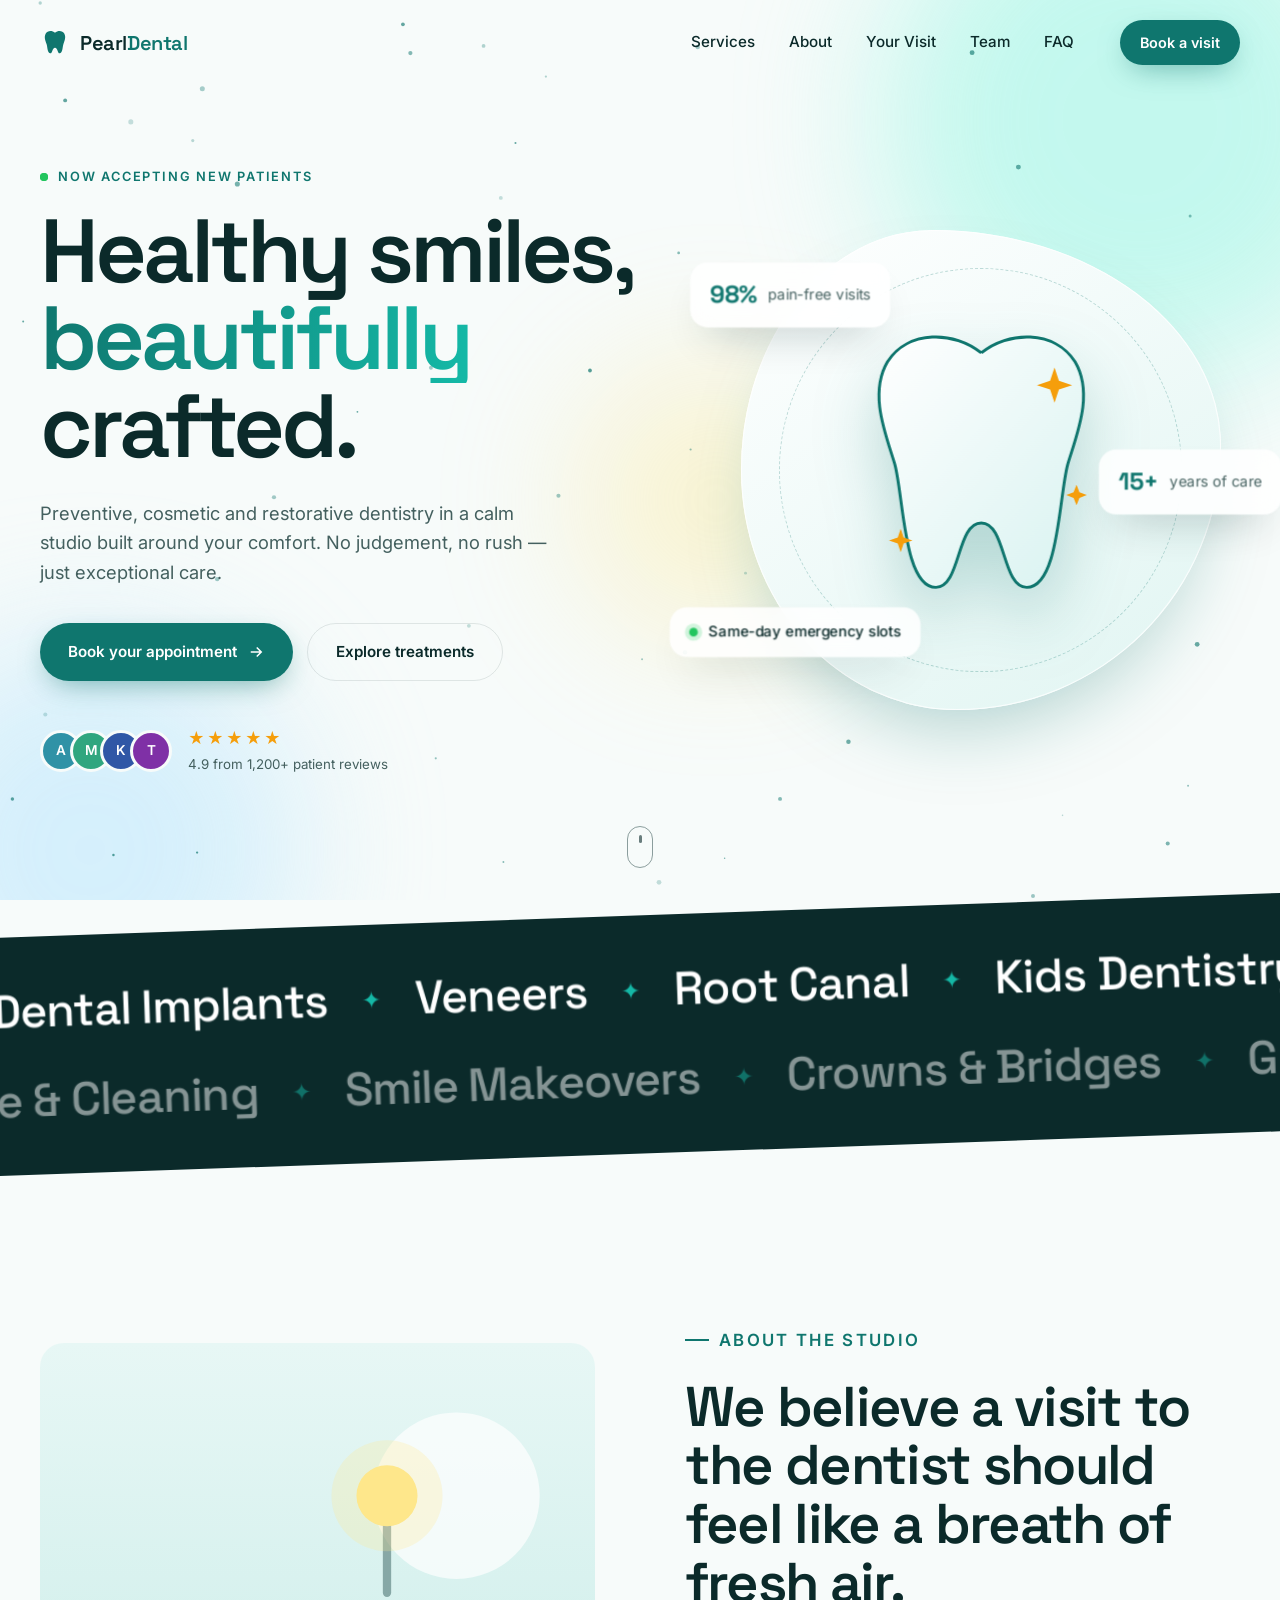
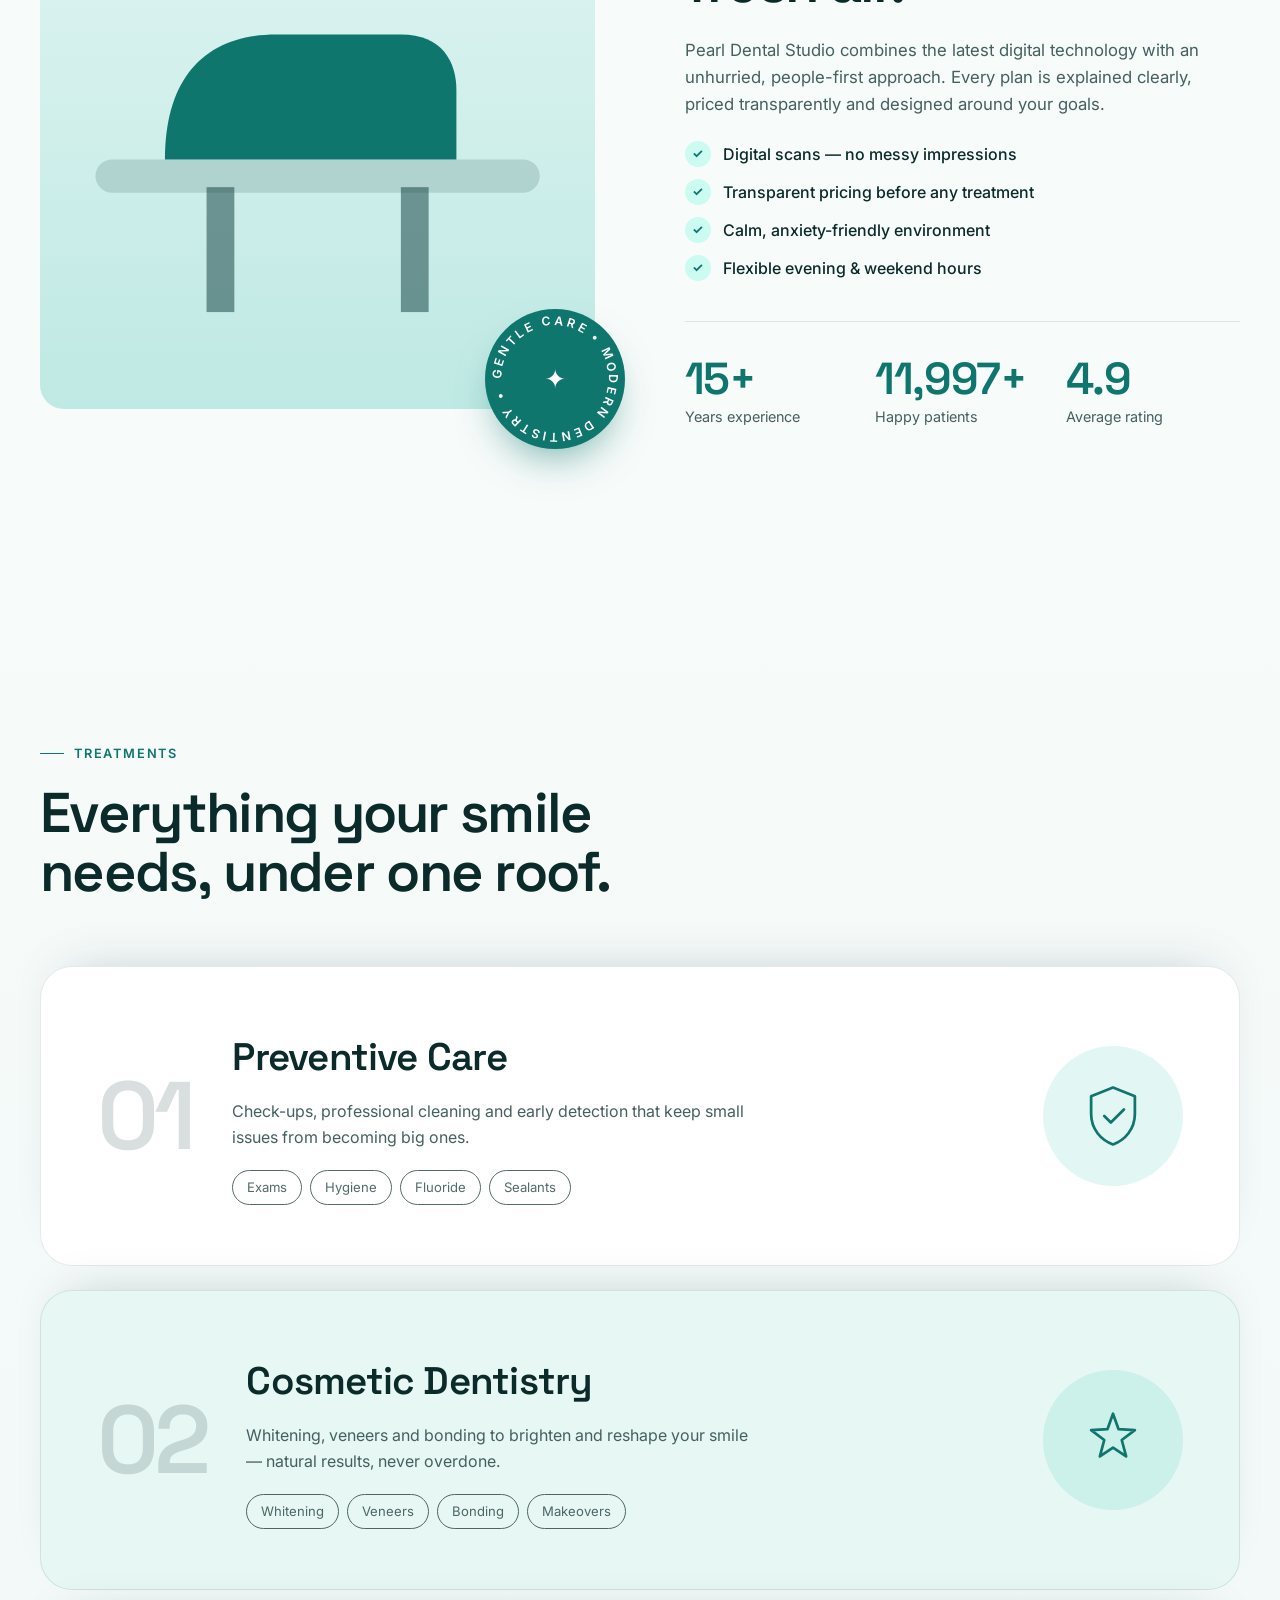
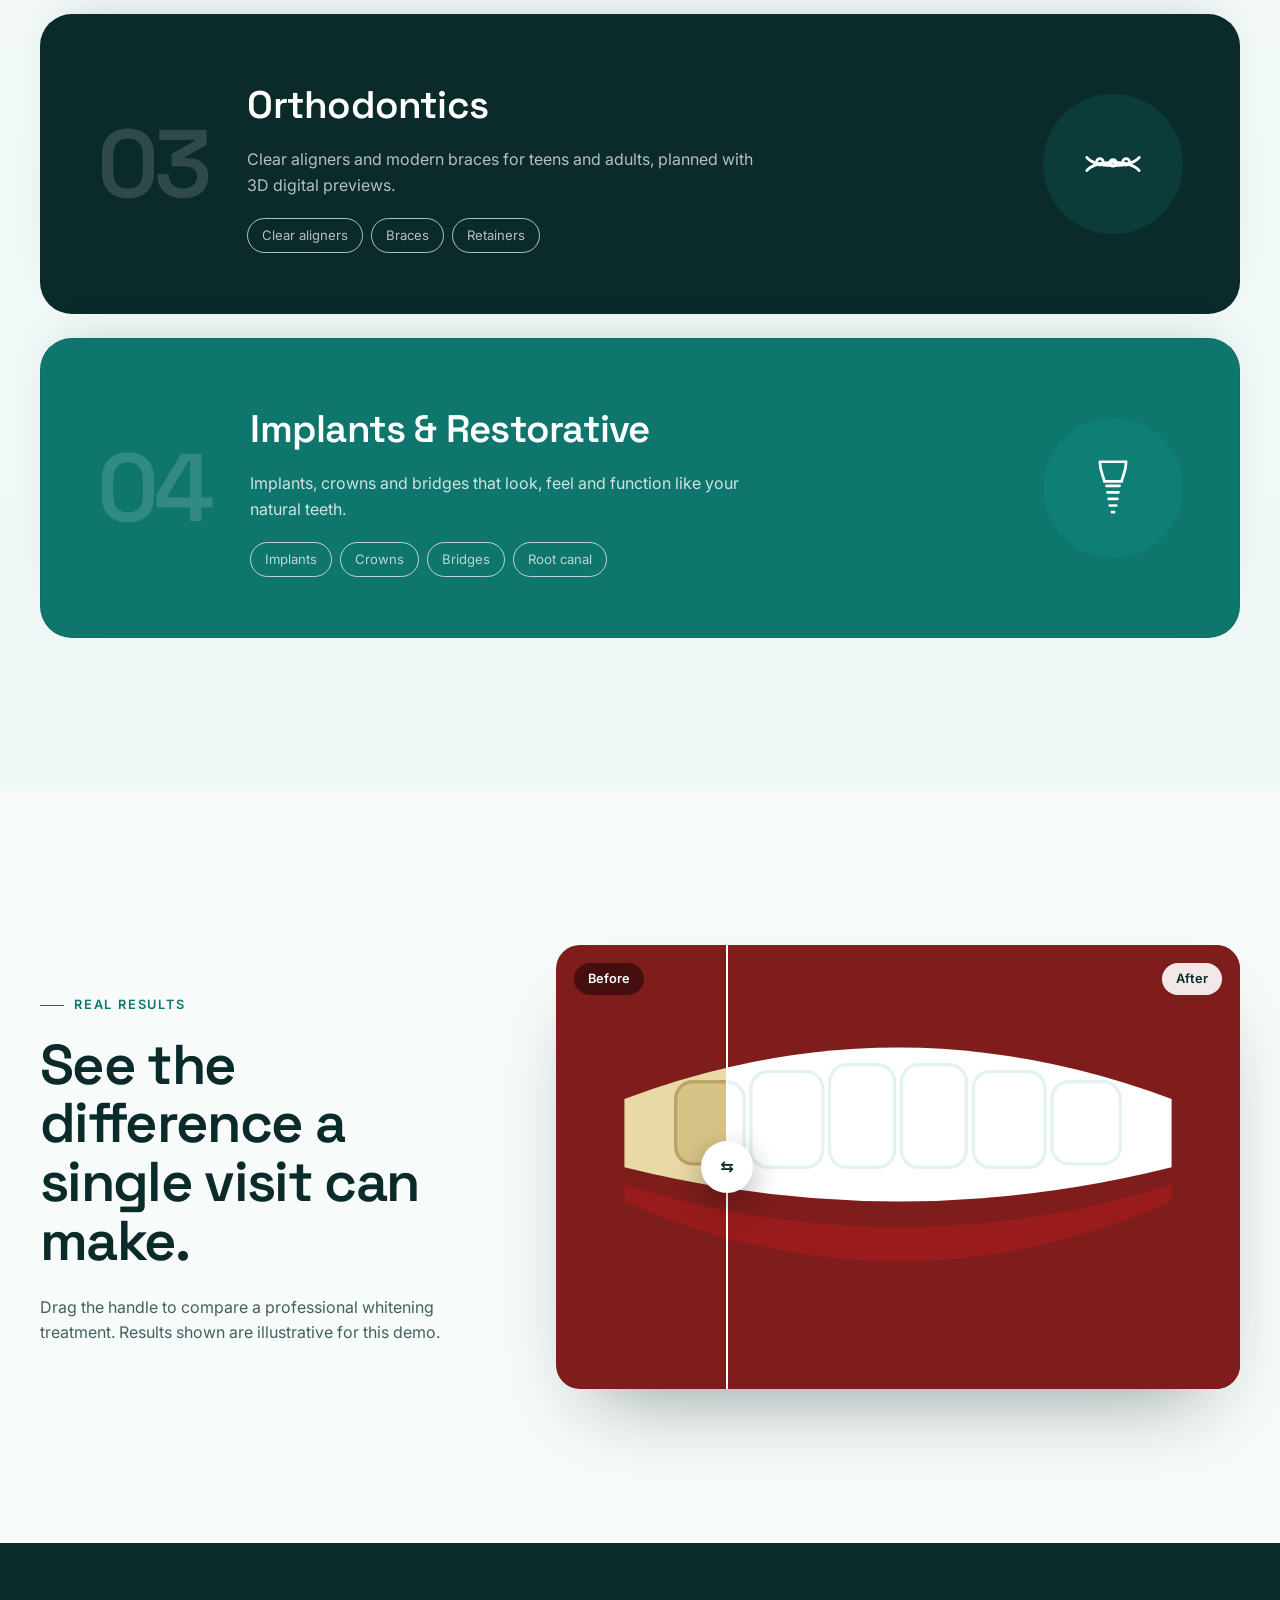
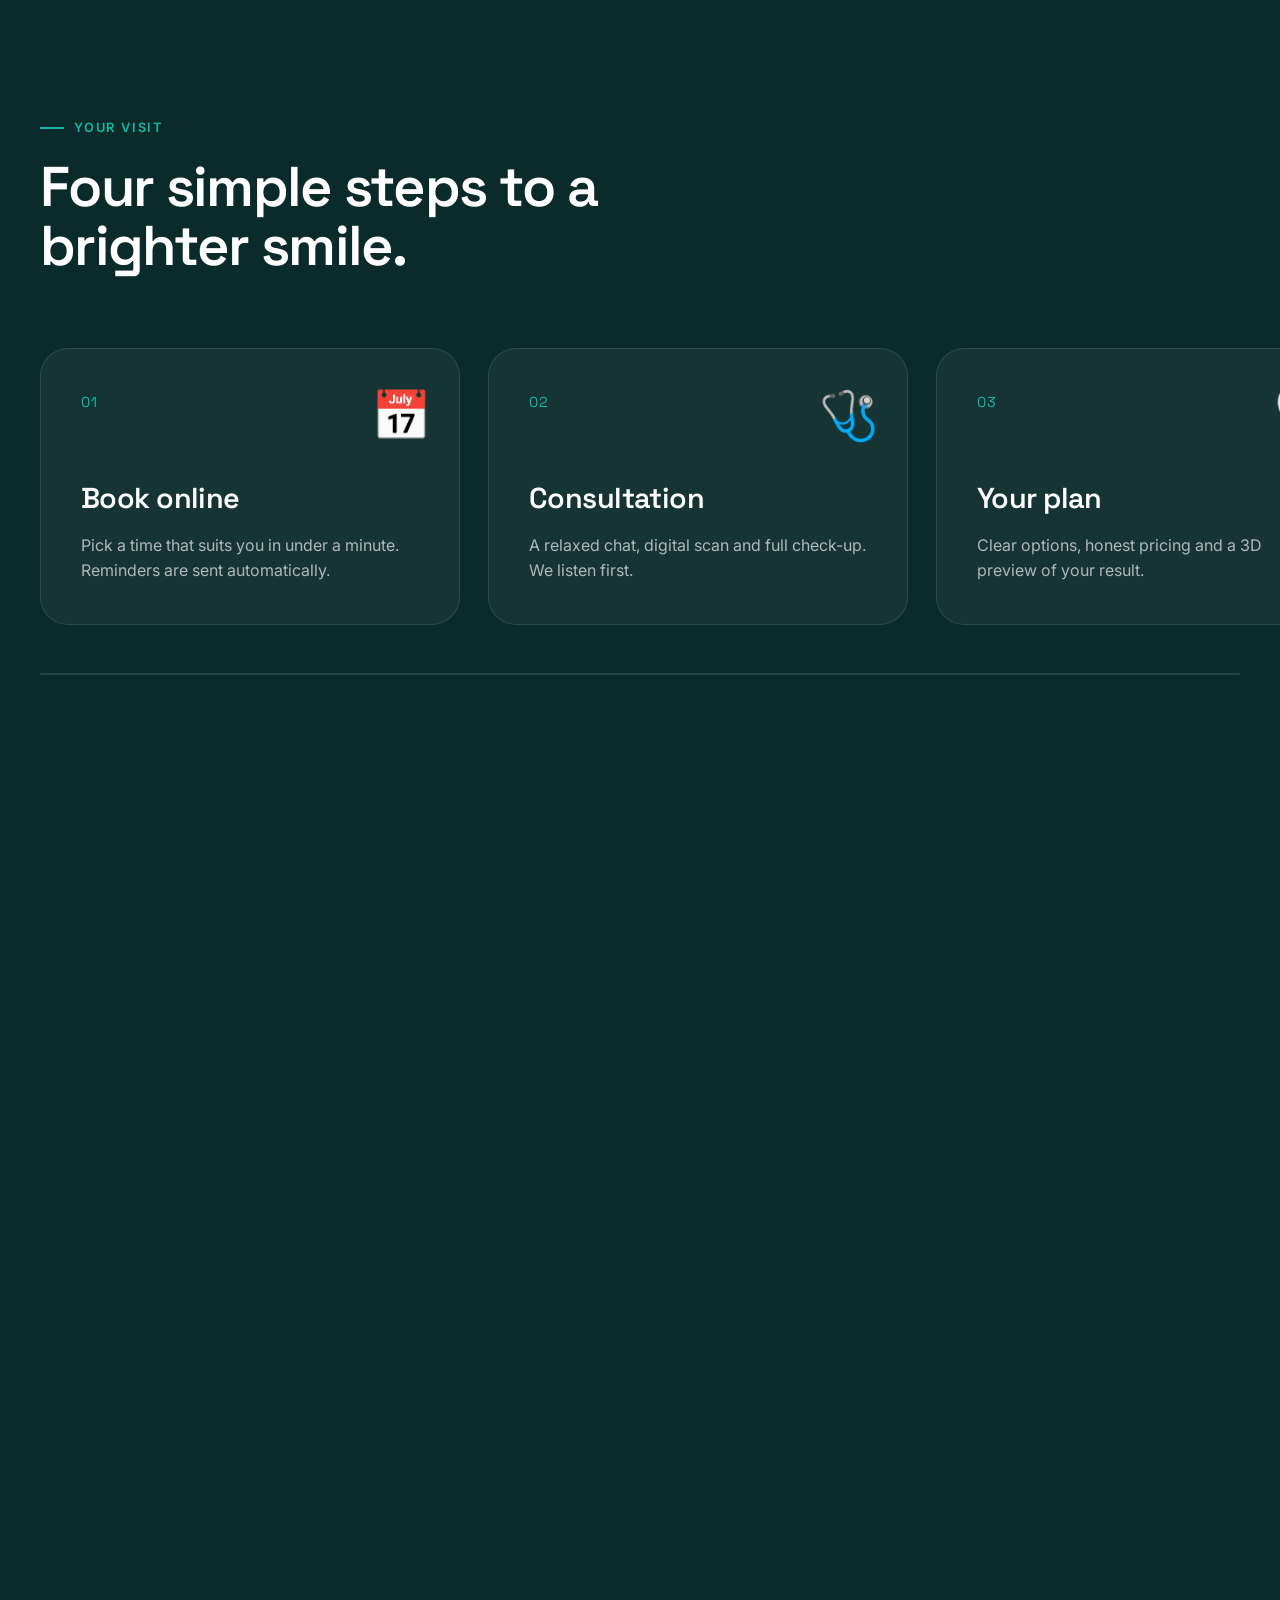
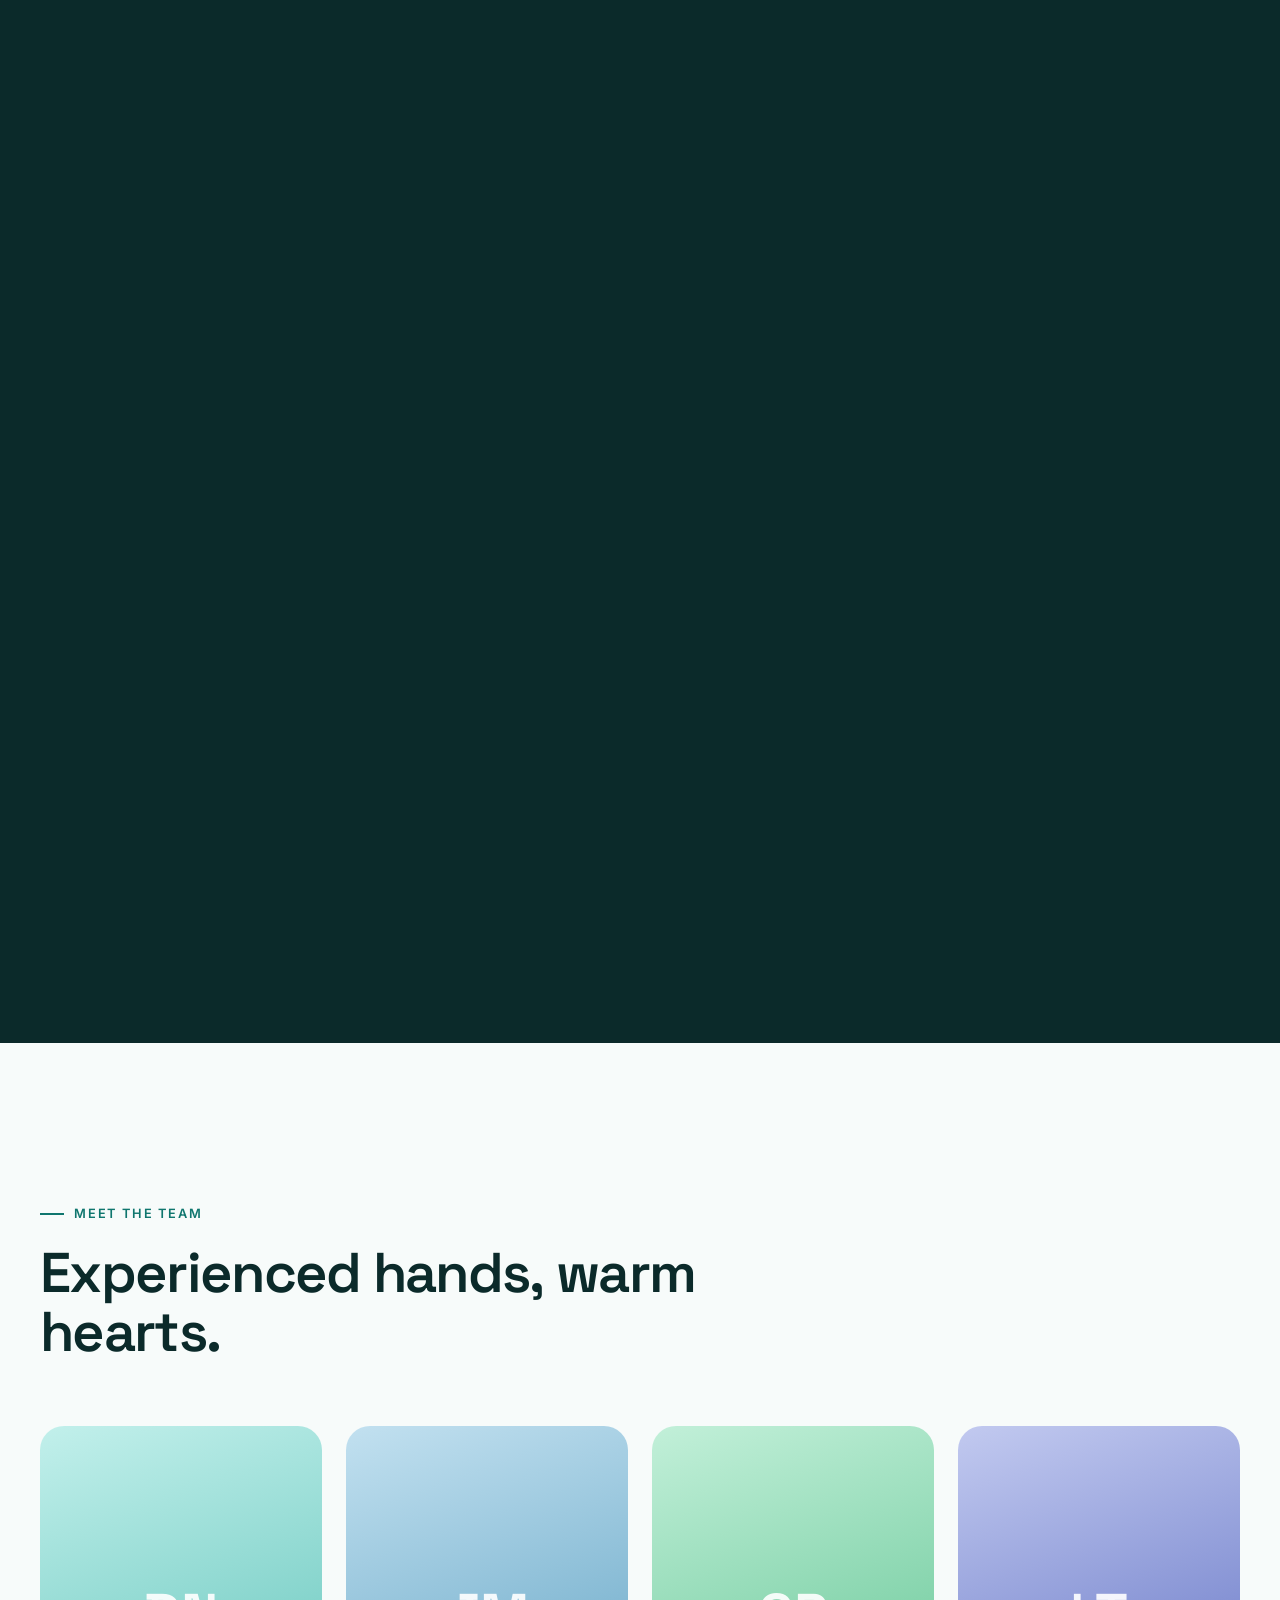
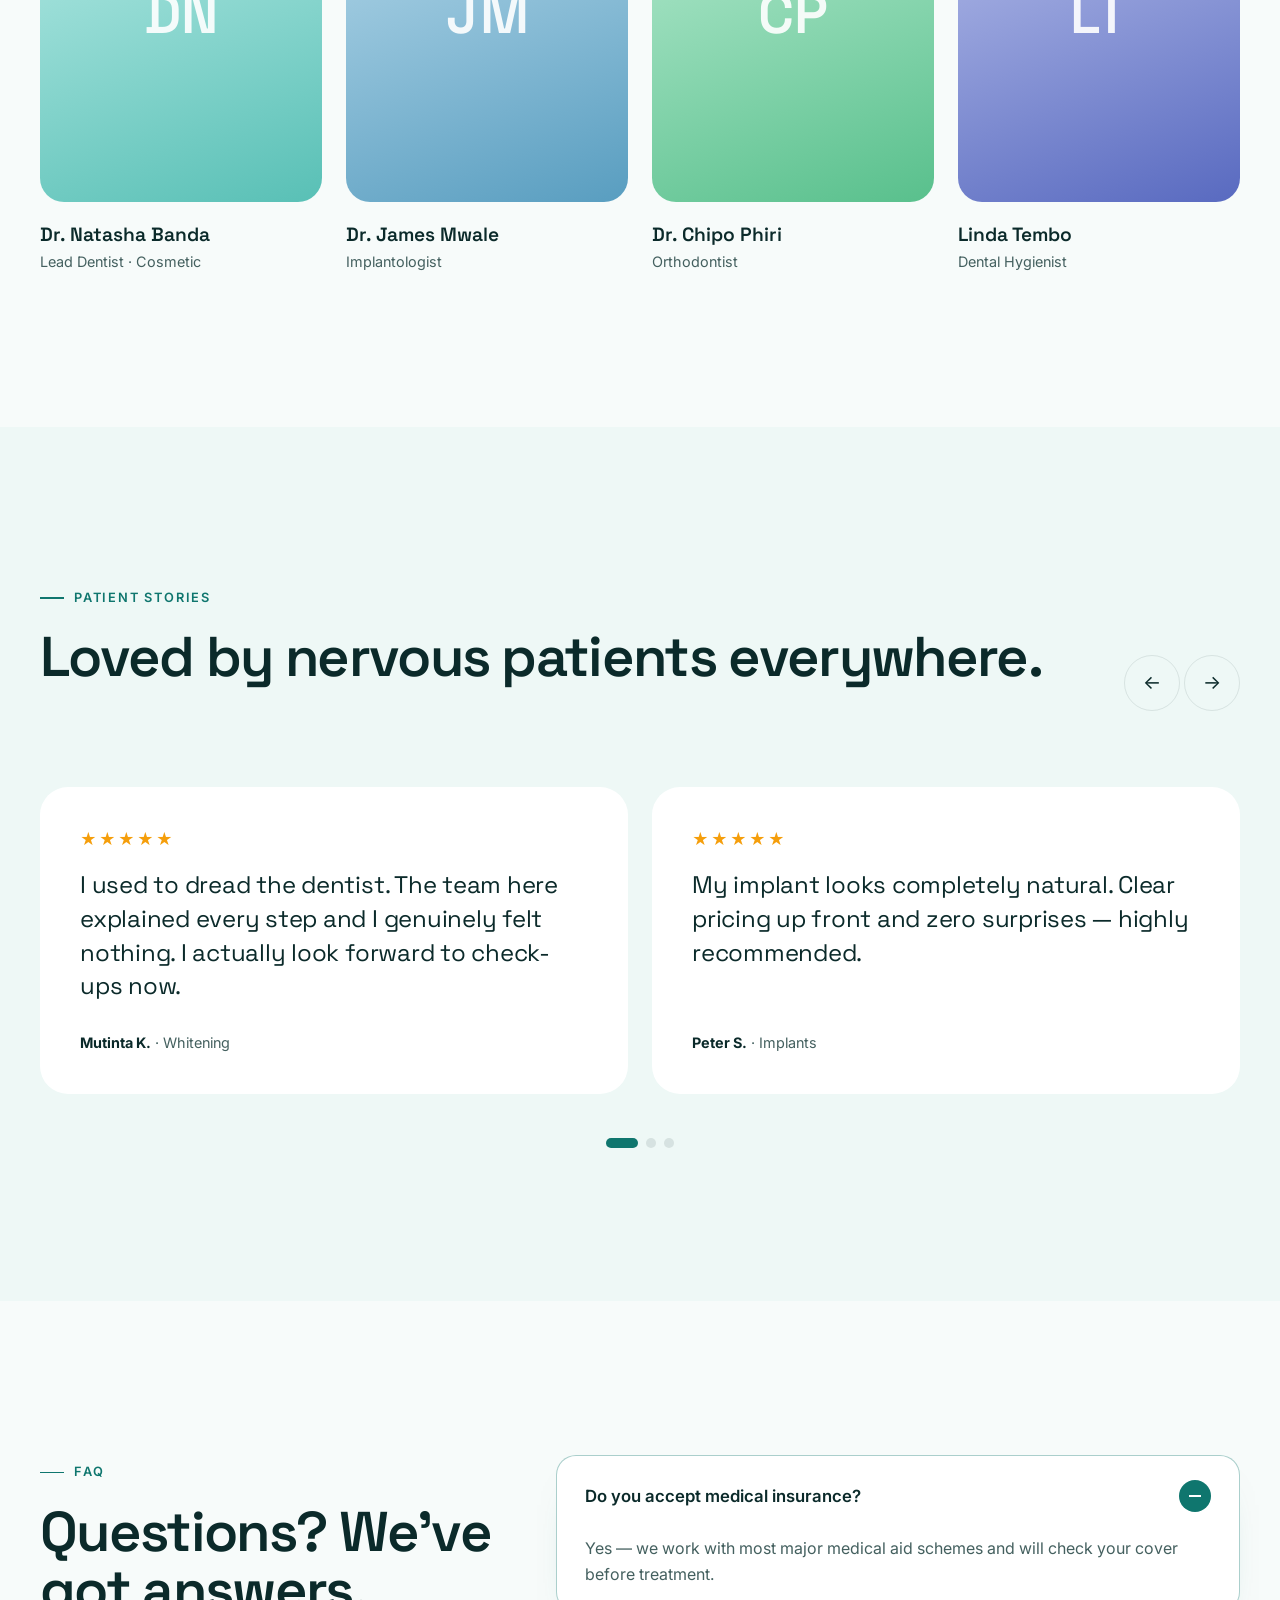
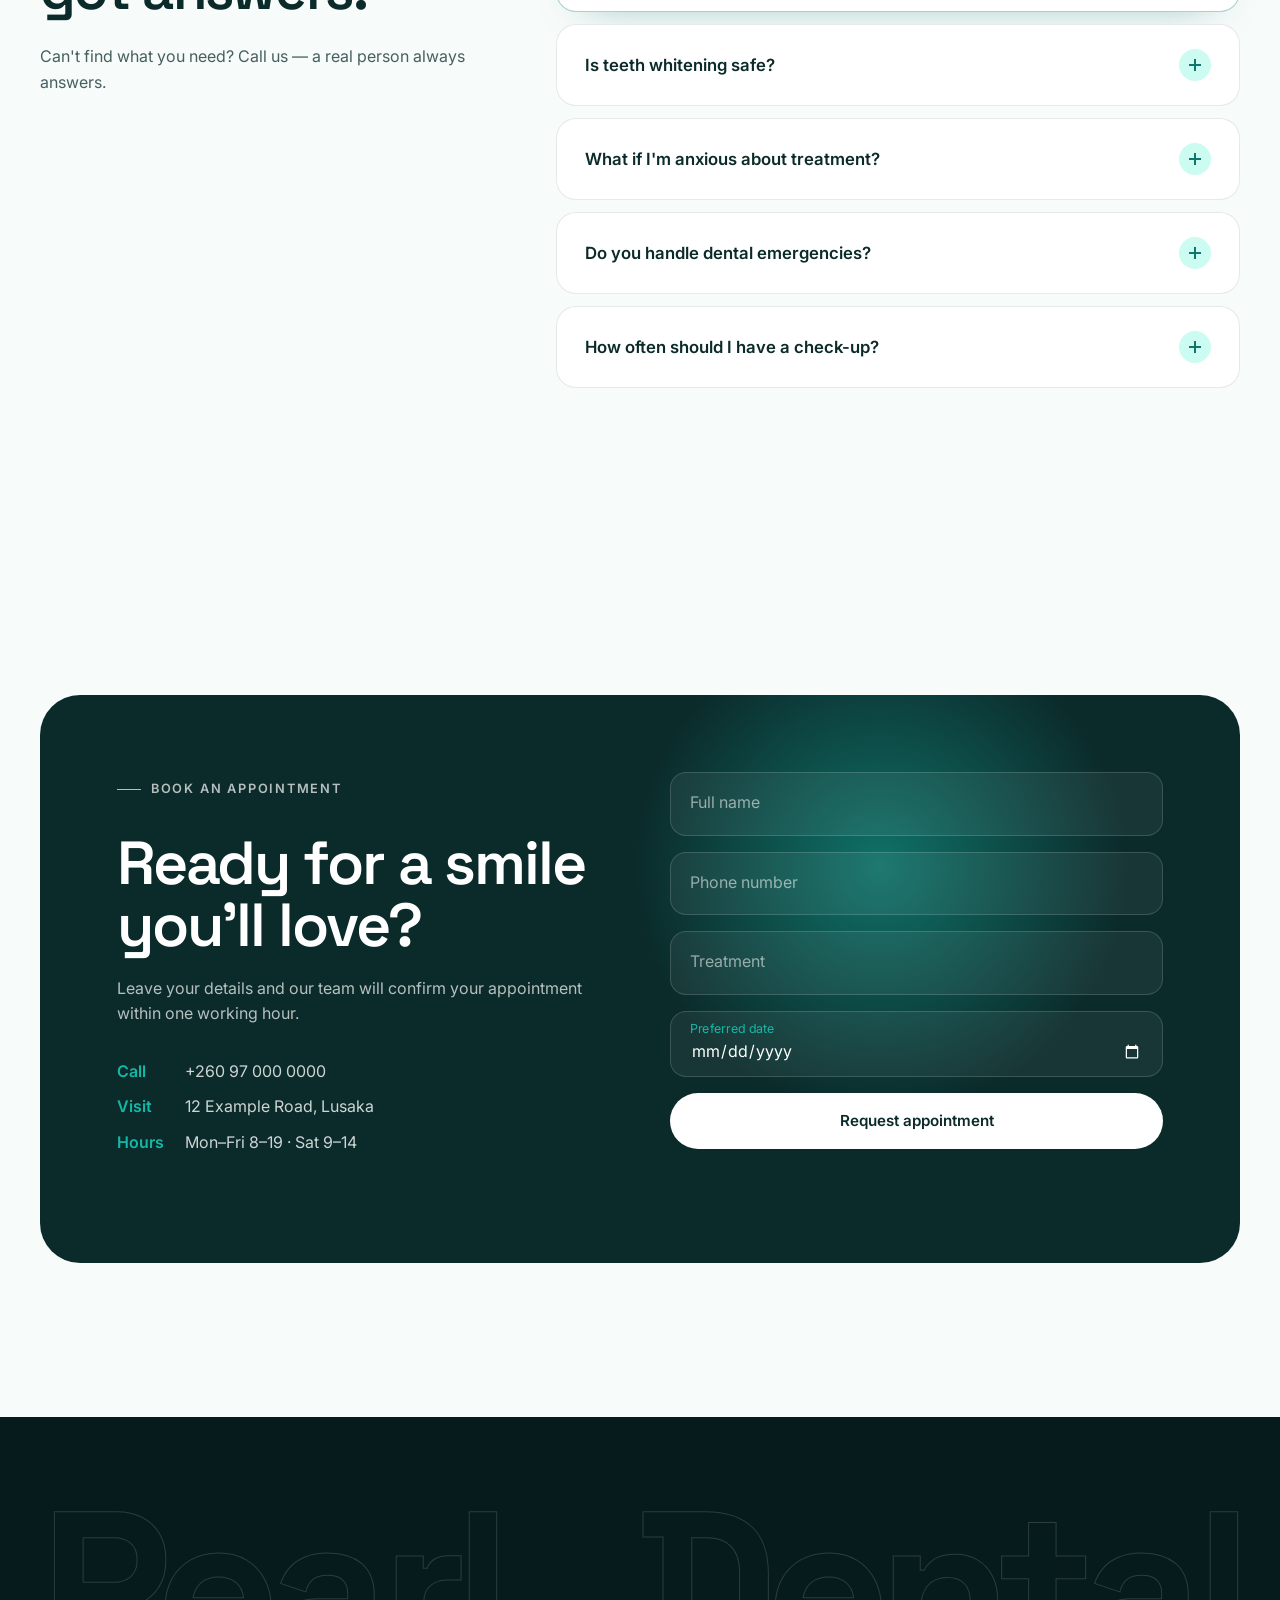
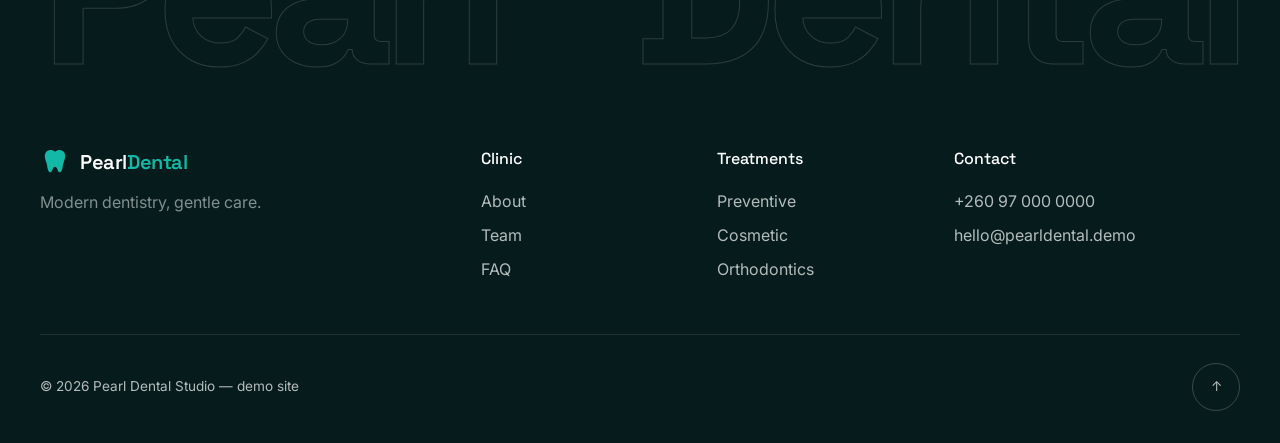
<file: dental-demo/index.html>
<!DOCTYPE html>
<html lang="en">
<head>
  <meta charset="UTF-8" />
  <meta name="viewport" content="width=device-width, initial-scale=1.0" />
  <title>Pearl Dental Studio — Modern Dentistry, Gentle Care</title>
  <meta name="description" content="Pearl Dental Studio: preventive, cosmetic and restorative dentistry in a calm, modern clinic." />
  <link rel="preconnect" href="https://fonts.googleapis.com" />
  <link rel="preconnect" href="https://fonts.gstatic.com" crossorigin />
  <link href="https://fonts.googleapis.com/css2?family=Inter:wght@300;400;500;600&family=Space+Grotesk:wght@400;500;600;700&display=swap" rel="stylesheet" />
  <link rel="stylesheet" href="styles.css" />
</head>
<body class="is-loading">

  <!-- Preloader -->
  <div class="loader" id="loader" aria-hidden="true">
    <div class="loader__inner">
      <svg class="loader__tooth" viewBox="0 0 64 64">
        <path d="M32 10c-6-5-16-5-20 2-4 8 0 16 2 22 2 7 2 20 8 20 5 0 4-12 10-12s5 12 10 12c6 0 6-13 8-20 2-6 6-14 2-22-4-7-14-7-20-2z" />
      </svg>
      <div class="loader__count"><span id="loaderCount">0</span>%</div>
    </div>
    <div class="loader__panel loader__panel--top"></div>
    <div class="loader__panel loader__panel--bottom"></div>
  </div>

  <!-- Custom cursor -->
  <div class="cursor" id="cursor"><span class="cursor__label" id="cursorLabel"></span></div>
  <div class="cursor-dot" id="cursorDot"></div>

  <!-- Scroll progress -->
  <div class="progress" id="progress"></div>

  <!-- Header -->
  <header class="header" id="header">
    <div class="container header__inner">
      <a href="#top" class="logo" data-cursor="Home">
        <svg viewBox="0 0 64 64" class="logo__mark"><path d="M32 10c-6-5-16-5-20 2-4 8 0 16 2 22 2 7 2 20 8 20 5 0 4-12 10-12s5 12 10 12c6 0 6-13 8-20 2-6 6-14 2-22-4-7-14-7-20-2z"/></svg>
        <span>Pearl<em>Dental</em></span>
      </a>
      <nav class="nav" id="nav" aria-label="Main">
        <a href="#services" class="nav__link">Services</a>
        <a href="#about" class="nav__link">About</a>
        <a href="#process" class="nav__link">Your Visit</a>
        <a href="#team" class="nav__link">Team</a>
        <a href="#faq" class="nav__link">FAQ</a>
      </nav>
      <a href="#book" class="btn btn--primary btn--sm magnetic header__cta"><span>Book a visit</span></a>
      <button class="burger" id="burger" aria-label="Open menu" aria-expanded="false"><span></span><span></span></button>
    </div>
  </header>

  <!-- Mobile menu -->
  <div class="menu" id="menu" aria-hidden="true">
    <nav class="menu__nav">
      <a href="#services" class="menu__link"><span>Services</span></a>
      <a href="#about" class="menu__link"><span>About</span></a>
      <a href="#process" class="menu__link"><span>Your Visit</span></a>
      <a href="#team" class="menu__link"><span>Team</span></a>
      <a href="#faq" class="menu__link"><span>FAQ</span></a>
      <a href="#book" class="menu__link"><span>Book a visit</span></a>
    </nav>
    <p class="menu__foot">+260 97 000 0000 · hello@pearldental.demo</p>
  </div>

  <main id="top">
    <!-- Hero -->
    <section class="hero">
      <div class="hero__bg">
        <div class="blob blob--1" data-parallax="0.15"></div>
        <div class="blob blob--2" data-parallax="-0.1"></div>
        <div class="blob blob--3" data-parallax="0.25"></div>
        <canvas class="hero__particles" id="particles"></canvas>
      </div>
      <div class="container hero__grid">
        <div class="hero__copy">
          <p class="eyebrow reveal-fade"><span class="pulse"></span> Now accepting new patients</p>
          <h1 class="hero__title split" data-split>
            Healthy smiles,<br /><span class="grad">beautifully</span> crafted.
          </h1>
          <p class="hero__lead reveal-fade" style="--d:.5s">
            Preventive, cosmetic and restorative dentistry in a calm studio built around your comfort. No judgement, no rush — just exceptional care.
          </p>
          <div class="hero__actions reveal-fade" style="--d:.65s">
            <a href="#book" class="btn btn--primary magnetic" data-cursor="Book"><span>Book your appointment</span>
              <svg viewBox="0 0 24 24" class="btn__icon"><path d="M5 12h14M13 6l6 6-6 6"/></svg></a>
            <a href="#services" class="btn btn--ghost magnetic"><span>Explore treatments</span></a>
          </div>
          <div class="hero__trust reveal-fade" style="--d:.8s">
            <div class="avatars">
              <span style="--h:190">A</span><span style="--h:160">M</span><span style="--h:220">K</span><span style="--h:280">T</span>
            </div>
            <div>
              <div class="stars" aria-label="5 out of 5 stars">★★★★★</div>
              <small>4.9 from 1,200+ patient reviews</small>
            </div>
          </div>
        </div>

        <div class="hero__visual">
          <div class="hero__card tilt" data-tilt>
            <div class="hero__ring"></div>
            <svg class="hero__tooth" viewBox="0 0 200 220" aria-hidden="true">
              <defs>
                <linearGradient id="toothGrad" x1="0" y1="0" x2="1" y2="1">
                  <stop offset="0" stop-color="#ffffff"/>
                  <stop offset="1" stop-color="#d9f3f1"/>
                </linearGradient>
                <linearGradient id="shine" x1="0" y1="0" x2="1" y2="0">
                  <stop offset="0" stop-color="#fff" stop-opacity="0"/>
                  <stop offset=".5" stop-color="#fff" stop-opacity=".9"/>
                  <stop offset="1" stop-color="#fff" stop-opacity="0"/>
                </linearGradient>
                <clipPath id="toothClip"><path d="M100 30c-18-15-50-16-64 6-13 22-1 50 5 70 6 22 6 84 28 84 17 0 14-44 31-44s14 44 31 44c22 0 22-62 28-84 6-20 18-48 5-70-14-22-46-21-64-6z"/></clipPath>
              </defs>
              <path class="hero__tooth-body" d="M100 30c-18-15-50-16-64 6-13 22-1 50 5 70 6 22 6 84 28 84 17 0 14-44 31-44s14 44 31 44c22 0 22-62 28-84 6-20 18-48 5-70-14-22-46-21-64-6z" fill="url(#toothGrad)"/>
              <g clip-path="url(#toothClip)"><rect class="hero__shine" x="-120" y="0" width="80" height="220" fill="url(#shine)" transform="skewX(-20)"/></g>
              <path class="hero__tooth-line" d="M100 30c-18-15-50-16-64 6-13 22-1 50 5 70 6 22 6 84 28 84 17 0 14-44 31-44s14 44 31 44c22 0 22-62 28-84 6-20 18-48 5-70-14-22-46-21-64-6z" fill="none"/>
              <g class="sparkle sparkle--1"><path d="M150 40l3 9 9 3-9 3-3 9-3-9-9-3 9-3z"/></g>
              <g class="sparkle sparkle--2"><path d="M45 150l2 6 6 2-6 2-2 6-2-6-6-2 6-2z"/></g>
              <g class="sparkle sparkle--3"><path d="M165 120l2 5 5 2-5 2-2 5-2-5-5-2 5-2z"/></g>
            </svg>
            <div class="float-chip float-chip--a"><strong>98%</strong><span>pain-free visits</span></div>
            <div class="float-chip float-chip--b"><span class="dot"></span>Same-day emergency slots</div>
            <div class="float-chip float-chip--c"><strong>15+</strong><span>years of care</span></div>
          </div>
        </div>
      </div>
      <a href="#marquee" class="scroll-cue" aria-label="Scroll down"><span></span></a>
    </section>

    <!-- Marquee -->
    <section class="marquee" id="marquee" aria-label="Treatments">
      <div class="marquee__track" data-marquee>
        <div class="marquee__group">
          <span>Teeth Whitening</span><i>✦</i><span>Invisible Aligners</span><i>✦</i><span>Dental Implants</span><i>✦</i><span>Veneers</span><i>✦</i><span>Root Canal</span><i>✦</i><span>Kids Dentistry</span><i>✦</i><span>Emergency Care</span><i>✦</i>
        </div>
      </div>
      <div class="marquee__track marquee__track--reverse" data-marquee>
        <div class="marquee__group">
          <span>Hygiene & Cleaning</span><i>✦</i><span>Smile Makeovers</span><i>✦</i><span>Crowns & Bridges</span><i>✦</i><span>Gum Health</span><i>✦</i><span>Digital X-Rays</span><i>✦</i><span>Sedation Options</span><i>✦</i>
        </div>
      </div>
    </section>

    <!-- About / intro -->
    <section class="about section" id="about">
      <div class="container about__grid">
        <div class="about__media reveal" data-reveal="left">
          <div class="about__img">
            <svg viewBox="0 0 400 480" aria-hidden="true">
              <defs><linearGradient id="roomGrad" x1="0" y1="0" x2="0" y2="1"><stop offset="0" stop-color="#e7f7f5"/><stop offset="1" stop-color="#bfe9e4"/></linearGradient></defs>
              <rect width="400" height="480" fill="url(#roomGrad)"/>
              <circle cx="300" cy="110" r="60" fill="#fff" opacity=".7"/>
              <rect x="40" y="300" width="320" height="24" rx="12" fill="#0d3b3a" opacity=".15"/>
              <path d="M90 300c0-60 30-90 80-90h90c30 0 40 20 40 40v50z" fill="#0f766e"/>
              <rect x="120" y="320" width="20" height="90" fill="#0d3b3a" opacity=".5"/>
              <rect x="260" y="320" width="20" height="90" fill="#0d3b3a" opacity=".5"/>
              <path d="M250 120v60" stroke="#0d3b3a" stroke-width="6" stroke-linecap="round" opacity=".4"/>
              <circle cx="250" cy="110" r="22" fill="#fde68a"/>
              <circle cx="250" cy="110" r="40" fill="#fde68a" opacity=".25" class="lamp-glow"/>
            </svg>
          </div>
          <div class="about__badge rotate-badge">
            <svg viewBox="0 0 120 120">
              <defs><path id="circlePath" d="M60 60m-46 0a46 46 0 1 1 92 0a46 46 0 1 1-92 0"/></defs>
              <text><textPath href="#circlePath">GENTLE CARE • MODERN DENTISTRY • </textPath></text>
            </svg>
            <span>✦</span>
          </div>
        </div>
        <div class="about__copy">
          <p class="eyebrow reveal" data-reveal>About the studio</p>
          <h2 class="section__title reveal-words" data-words>We believe a visit to the dentist should feel like a breath of fresh air.</h2>
          <p class="reveal" data-reveal>Pearl Dental Studio combines the latest digital technology with an unhurried, people-first approach. Every plan is explained clearly, priced transparently and designed around your goals.</p>
          <ul class="checks">
            <li class="reveal" data-reveal style="--d:.05s">Digital scans — no messy impressions</li>
            <li class="reveal" data-reveal style="--d:.1s">Transparent pricing before any treatment</li>
            <li class="reveal" data-reveal style="--d:.15s">Calm, anxiety-friendly environment</li>
            <li class="reveal" data-reveal style="--d:.2s">Flexible evening & weekend hours</li>
          </ul>
          <div class="stats">
            <div class="stat reveal" data-reveal><strong data-count="15" data-suffix="+">0</strong><span>Years experience</span></div>
            <div class="stat reveal" data-reveal style="--d:.1s"><strong data-count="12000" data-suffix="+">0</strong><span>Happy patients</span></div>
            <div class="stat reveal" data-reveal style="--d:.2s"><strong data-count="4.9" data-decimals="1">0</strong><span>Average rating</span></div>
          </div>
        </div>
      </div>
    </section>

    <!-- Services (sticky stacking cards) -->
    <section class="services section" id="services">
      <div class="container">
        <div class="section__head">
          <p class="eyebrow reveal" data-reveal>Treatments</p>
          <h2 class="section__title reveal-words" data-words>Everything your smile needs, under one roof.</h2>
        </div>
        <div class="stack">
          <article class="stack__card" style="--i:0">
            <div class="stack__num">01</div>
            <div class="stack__body">
              <h3>Preventive Care</h3>
              <p>Check-ups, professional cleaning and early detection that keep small issues from becoming big ones.</p>
              <ul class="tags"><li>Exams</li><li>Hygiene</li><li>Fluoride</li><li>Sealants</li></ul>
            </div>
            <div class="stack__icon"><svg viewBox="0 0 64 64"><path d="M32 6l20 8v16c0 14-9 24-20 28C21 54 12 44 12 30V14z"/><path d="M24 32l6 6 12-12"/></svg></div>
          </article>
          <article class="stack__card" style="--i:1">
            <div class="stack__num">02</div>
            <div class="stack__body">
              <h3>Cosmetic Dentistry</h3>
              <p>Whitening, veneers and bonding to brighten and reshape your smile — natural results, never overdone.</p>
              <ul class="tags"><li>Whitening</li><li>Veneers</li><li>Bonding</li><li>Makeovers</li></ul>
            </div>
            <div class="stack__icon"><svg viewBox="0 0 64 64"><path d="M32 8l5 14 15 1-12 9 4 15-12-8-12 8 4-15-12-9 15-1z"/></svg></div>
          </article>
          <article class="stack__card" style="--i:2">
            <div class="stack__num">03</div>
            <div class="stack__body">
              <h3>Orthodontics</h3>
              <p>Clear aligners and modern braces for teens and adults, planned with 3D digital previews.</p>
              <ul class="tags"><li>Clear aligners</li><li>Braces</li><li>Retainers</li></ul>
            </div>
            <div class="stack__icon"><svg viewBox="0 0 64 64"><path d="M8 26c8 10 40 10 48 0"/><path d="M8 38c8-10 40-10 48 0"/><circle cx="20" cy="30" r="3"/><circle cx="32" cy="31" r="3"/><circle cx="44" cy="30" r="3"/></svg></div>
          </article>
          <article class="stack__card" style="--i:3">
            <div class="stack__num">04</div>
            <div class="stack__body">
              <h3>Implants & Restorative</h3>
              <p>Implants, crowns and bridges that look, feel and function like your natural teeth.</p>
              <ul class="tags"><li>Implants</li><li>Crowns</li><li>Bridges</li><li>Root canal</li></ul>
            </div>
            <div class="stack__icon"><svg viewBox="0 0 64 64"><path d="M20 8h24c0 10-4 14-4 18H24c0-4-4-8-4-18z"/><path d="M26 30h12M27 36h10M28 42h8M29 48h6M31 54h2"/></svg></div>
          </article>
        </div>
      </div>
    </section>

    <!-- Before / After slider -->
    <section class="compare section">
      <div class="container compare__grid">
        <div>
          <p class="eyebrow reveal" data-reveal>Real results</p>
          <h2 class="section__title reveal-words" data-words>See the difference a single visit can make.</h2>
          <p class="reveal" data-reveal>Drag the handle to compare a professional whitening treatment. Results shown are illustrative for this demo.</p>
        </div>
        <div class="compare__frame reveal" data-reveal="scale" id="compare" data-cursor="Drag">
          <div class="compare__side compare__side--before">
            <svg viewBox="0 0 400 260" aria-hidden="true"><rect width="400" height="260" fill="#7f1d1d"/><path d="M40 90q160-60 320 0v40q-160 40-320 0z" fill="#e9d9a6"/><g fill="#d8c387" stroke="#b9a46a" stroke-width="2"><rect x="70" y="80" width="40" height="48" rx="10"/><rect x="114" y="74" width="42" height="56" rx="10"/><rect x="160" y="70" width="38" height="60" rx="10"/><rect x="202" y="70" width="38" height="60" rx="10"/><rect x="244" y="74" width="42" height="56" rx="10"/><rect x="290" y="80" width="40" height="48" rx="10"/></g><path d="M40 150q160 70 320 0v-10q-160 50-320 0z" fill="#991b1b"/></svg>
            <span class="compare__tag">Before</span>
          </div>
          <div class="compare__side compare__side--after" id="compareAfter">
            <svg viewBox="0 0 400 260" aria-hidden="true"><rect width="400" height="260" fill="#7f1d1d"/><path d="M40 90q160-60 320 0v40q-160 40-320 0z" fill="#ffffff"/><g fill="#ffffff" stroke="#e2f3f1" stroke-width="2"><rect x="70" y="80" width="40" height="48" rx="10"/><rect x="114" y="74" width="42" height="56" rx="10"/><rect x="160" y="70" width="38" height="60" rx="10"/><rect x="202" y="70" width="38" height="60" rx="10"/><rect x="244" y="74" width="42" height="56" rx="10"/><rect x="290" y="80" width="40" height="48" rx="10"/></g><path d="M40 150q160 70 320 0v-10q-160 50-320 0z" fill="#991b1b"/></svg>
            <span class="compare__tag compare__tag--after">After</span>
          </div>
          <div class="compare__handle" id="compareHandle" role="slider" tabindex="0" aria-label="Before and after comparison" aria-valuemin="0" aria-valuemax="100" aria-valuenow="50"><span>⇆</span></div>
        </div>
      </div>
    </section>

    <!-- Process: horizontal scroll -->
    <section class="process" id="process">
      <div class="process__pin">
        <div class="container process__head">
          <p class="eyebrow">Your visit</p>
          <h2 class="section__title">Four simple steps to a brighter smile.</h2>
        </div>
        <div class="process__track" id="processTrack">
          <div class="step"><span class="step__n">01</span><h3>Book online</h3><p>Pick a time that suits you in under a minute. Reminders are sent automatically.</p><div class="step__art">📅</div></div>
          <div class="step"><span class="step__n">02</span><h3>Consultation</h3><p>A relaxed chat, digital scan and full check-up. We listen first.</p><div class="step__art">🩺</div></div>
          <div class="step"><span class="step__n">03</span><h3>Your plan</h3><p>Clear options, honest pricing and a 3D preview of your result.</p><div class="step__art">🦷</div></div>
          <div class="step"><span class="step__n">04</span><h3>Treatment & care</h3><p>Comfortable treatment followed by aftercare and friendly follow-ups.</p><div class="step__art">✨</div></div>
        </div>
        <div class="container"><div class="process__bar"><span id="processBar"></span></div></div>
      </div>
    </section>

    <!-- Team -->
    <section class="team section" id="team">
      <div class="container">
        <div class="section__head">
          <p class="eyebrow reveal" data-reveal>Meet the team</p>
          <h2 class="section__title reveal-words" data-words>Experienced hands, warm hearts.</h2>
        </div>
        <div class="team__grid">
          <article class="member reveal tilt" data-reveal data-tilt style="--d:0s">
            <div class="member__photo" style="--h:174"><span>DN</span></div>
            <h3>Dr. Natasha Banda</h3><p>Lead Dentist · Cosmetic</p>
          </article>
          <article class="member reveal tilt" data-reveal data-tilt style="--d:.1s">
            <div class="member__photo" style="--h:200"><span>JM</span></div>
            <h3>Dr. James Mwale</h3><p>Implantologist</p>
          </article>
          <article class="member reveal tilt" data-reveal data-tilt style="--d:.2s">
            <div class="member__photo" style="--h:150"><span>CP</span></div>
            <h3>Dr. Chipo Phiri</h3><p>Orthodontist</p>
          </article>
          <article class="member reveal tilt" data-reveal data-tilt style="--d:.3s">
            <div class="member__photo" style="--h:230"><span>LT</span></div>
            <h3>Linda Tembo</h3><p>Dental Hygienist</p>
          </article>
        </div>
      </div>
    </section>

    <!-- Testimonials -->
    <section class="testimonials section">
      <div class="container">
        <div class="section__head section__head--row">
          <div>
            <p class="eyebrow reveal" data-reveal>Patient stories</p>
            <h2 class="section__title reveal-words" data-words>Loved by nervous patients everywhere.</h2>
          </div>
          <div class="slider__controls reveal" data-reveal>
            <button class="circle-btn magnetic" id="prevT" aria-label="Previous testimonial">←</button>
            <button class="circle-btn magnetic" id="nextT" aria-label="Next testimonial">→</button>
          </div>
        </div>
        <div class="slider" id="slider">
          <div class="slider__track" id="sliderTrack">
            <figure class="quote"><div class="stars">★★★★★</div><blockquote>I used to dread the dentist. The team here explained every step and I genuinely felt nothing. I actually look forward to check-ups now.</blockquote><figcaption><b>Mutinta K.</b> · Whitening</figcaption></figure>
            <figure class="quote"><div class="stars">★★★★★</div><blockquote>My implant looks completely natural. Clear pricing up front and zero surprises — highly recommended.</blockquote><figcaption><b>Peter S.</b> · Implants</figcaption></figure>
            <figure class="quote"><div class="stars">★★★★★</div><blockquote>The aligner preview sold me instantly. Six months later my smile is exactly what they showed me.</blockquote><figcaption><b>Grace M.</b> · Clear aligners</figcaption></figure>
            <figure class="quote"><div class="stars">★★★★★</div><blockquote>They squeezed my son in for an emergency on a Saturday. Kind, fast and brilliant with kids.</blockquote><figcaption><b>Daniel C.</b> · Emergency</figcaption></figure>
          </div>
        </div>
        <div class="slider__dots" id="sliderDots"></div>
      </div>
    </section>

    <!-- FAQ -->
    <section class="faq section" id="faq">
      <div class="container faq__grid">
        <div>
          <p class="eyebrow reveal" data-reveal>FAQ</p>
          <h2 class="section__title reveal-words" data-words>Questions? We've got answers.</h2>
          <p class="reveal" data-reveal>Can't find what you need? Call us — a real person always answers.</p>
        </div>
        <div class="accordion">
          <details class="acc reveal" data-reveal open><summary>Do you accept medical insurance?<i></i></summary><div class="acc__body"><p>Yes — we work with most major medical aid schemes and will check your cover before treatment.</p></div></details>
          <details class="acc reveal" data-reveal style="--d:.05s"><summary>Is teeth whitening safe?<i></i></summary><div class="acc__body"><p>Professional whitening is safe and supervised. We assess your teeth first and tailor the strength to avoid sensitivity.</p></div></details>
          <details class="acc reveal" data-reveal style="--d:.1s"><summary>What if I'm anxious about treatment?<i></i></summary><div class="acc__body"><p>You're not alone. We offer longer appointments, stop signals, calming music and sedation options.</p></div></details>
          <details class="acc reveal" data-reveal style="--d:.15s"><summary>Do you handle dental emergencies?<i></i></summary><div class="acc__body"><p>We keep same-day slots for emergencies, including weekends. Call and we'll see you as quickly as possible.</p></div></details>
          <details class="acc reveal" data-reveal style="--d:.2s"><summary>How often should I have a check-up?<i></i></summary><div class="acc__body"><p>Every six months for most people. We'll recommend a schedule that suits your oral health.</p></div></details>
        </div>
      </div>
    </section>

    <!-- Booking CTA -->
    <section class="book section" id="book">
      <div class="container">
        <div class="book__card reveal" data-reveal="scale">
          <div class="book__glow"></div>
          <div class="book__copy">
            <p class="eyebrow eyebrow--light">Book an appointment</p>
            <h2 class="book__title">Ready for a smile you'll love?</h2>
            <p>Leave your details and our team will confirm your appointment within one working hour.</p>
            <ul class="book__info">
              <li><b>Call</b> +260 97 000 0000</li>
              <li><b>Visit</b> 12 Example Road, Lusaka</li>
              <li><b>Hours</b> Mon–Fri 8–19 · Sat 9–14</li>
            </ul>
          </div>
          <form class="form" id="bookForm" novalidate>
            <div class="field"><input id="fName" name="name" required placeholder=" " autocomplete="name" /><label for="fName">Full name</label></div>
            <div class="field"><input id="fPhone" name="phone" type="tel" required placeholder=" " autocomplete="tel" /><label for="fPhone">Phone number</label></div>
            <div class="field">
              <select id="fService" name="service" required>
                <option value="" disabled selected hidden></option>
                <option>Check-up & cleaning</option><option>Whitening</option><option>Aligners / braces</option><option>Implants</option><option>Emergency</option>
              </select>
              <label for="fService">Treatment</label>
            </div>
            <div class="field"><input id="fDate" name="date" type="date" required placeholder=" " /><label for="fDate" class="label--up">Preferred date</label></div>
            <button type="submit" class="btn btn--light magnetic btn--block"><span>Request appointment</span></button>
            <p class="form__msg" id="formMsg" role="status" aria-live="polite"></p>
          </form>
        </div>
      </div>
    </section>
  </main>

  <footer class="footer">
    <div class="container">
      <div class="footer__big" aria-hidden="true"><span>Pearl</span><span>Dental</span></div>
      <div class="footer__grid">
        <div><a href="#top" class="logo logo--light"><svg viewBox="0 0 64 64" class="logo__mark"><path d="M32 10c-6-5-16-5-20 2-4 8 0 16 2 22 2 7 2 20 8 20 5 0 4-12 10-12s5 12 10 12c6 0 6-13 8-20 2-6 6-14 2-22-4-7-14-7-20-2z"/></svg><span>Pearl<em>Dental</em></span></a><p>Modern dentistry, gentle care.</p></div>
        <div><h4>Clinic</h4><a href="#about">About</a><a href="#team">Team</a><a href="#faq">FAQ</a></div>
        <div><h4>Treatments</h4><a href="#services">Preventive</a><a href="#services">Cosmetic</a><a href="#services">Orthodontics</a></div>
        <div><h4>Contact</h4><a href="tel:+260970000000">+260 97 000 0000</a><a href="mailto:hello@pearldental.demo">hello@pearldental.demo</a></div>
      </div>
      <div class="footer__bottom"><span>© <span id="year"></span> Pearl Dental Studio — demo site</span><a href="#top" class="to-top magnetic" aria-label="Back to top">↑</a></div>
    </div>
  </footer>

  <script src="script.js"></script>
</body>
</html>
</file>
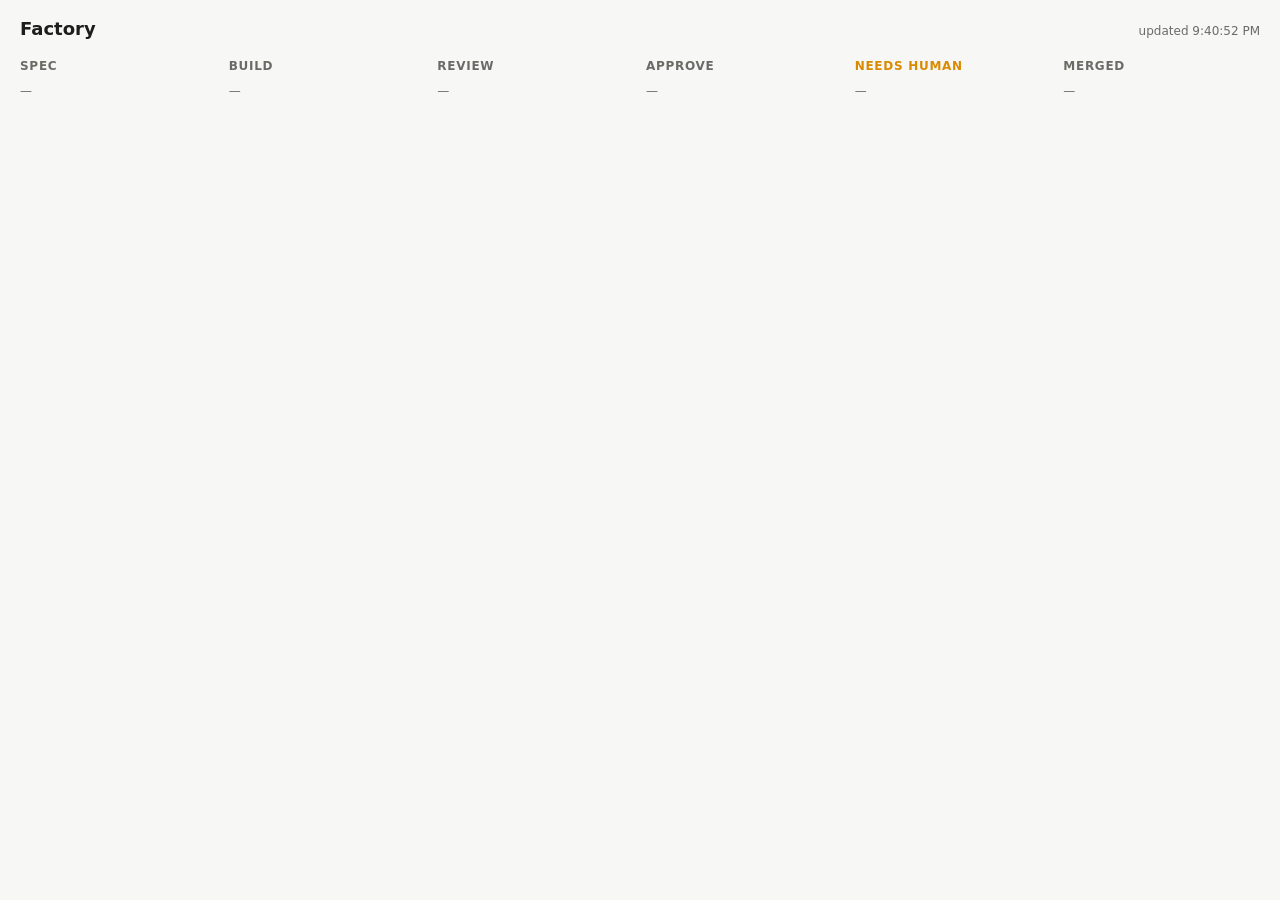
<file: factory/dashboard.html>
<!doctype html>
<html lang="en">
<head>
<meta charset="utf-8">
<meta name="viewport" content="width=device-width, initial-scale=1">
<title>Factory</title>
<style>
  :root { --bg:#f7f7f5; --fg:#1d1d1b; --mut:#6b6b66; --card:#fff; --line:#e2e2dd;
          --pass:#2f8f4e; --chg:#c0392b; --pend:#a8a8a0; --human:#d98a00; }
  @media (prefers-color-scheme: dark) {
    :root { --bg:#161615; --fg:#ececea; --mut:#9a9a94; --card:#20201f; --line:#34342f; }
  }
  * { box-sizing: border-box; }
  body { margin:0; font:14px/1.45 system-ui, sans-serif; background:var(--bg); color:var(--fg); }
  header { padding:16px 20px; display:flex; justify-content:space-between; align-items:baseline; }
  h1 { margin:0; font-size:18px; }
  #status { color:var(--mut); font-size:12px; }
  main { display:grid; grid-template-columns:repeat(6, minmax(150px, 1fr)); gap:12px; padding:0 20px 20px; overflow-x:auto; }
  .col h2 { font-size:12px; text-transform:uppercase; letter-spacing:.06em; color:var(--mut); margin:0 0 8px; }
  .col.needs-human h2 { color:var(--human); }
  .card { background:var(--card); border:1px solid var(--line); border-radius:8px; padding:10px; margin-bottom:8px; cursor:pointer; }
  .card:hover { border-color:var(--mut); }
  .card.needs-human { border:2px solid var(--human); }
  .title { font-weight:600; }
  .meta { color:var(--mut); font-size:12px; margin-top:2px; }
  .chips { display:flex; gap:4px; flex-wrap:wrap; margin-top:8px; }
  .chip { font-size:11px; padding:2px 6px; border-radius:10px; color:#fff; background:var(--pend); }
  .chip.PASS { background:var(--pass); } .chip.CHANGES { background:var(--chg); }
  .empty { color:var(--mut); font-size:12px; }
  dialog { width:min(820px, 94vw); max-height:86vh; border:1px solid var(--line); border-radius:10px; background:var(--card); color:var(--fg); padding:0; }
  dialog::backdrop { background:rgba(0,0,0,.4); }
  .dhead { display:flex; justify-content:space-between; padding:12px 16px; border-bottom:1px solid var(--line); }
  .files { display:flex; gap:6px; flex-wrap:wrap; padding:10px 16px; border-bottom:1px solid var(--line); }
  .files button, .dhead button { font:inherit; border:1px solid var(--line); background:transparent; color:var(--fg); border-radius:6px; padding:3px 8px; cursor:pointer; }
  .files button[aria-pressed="true"] { background:var(--fg); color:var(--bg); }
  pre { margin:0; padding:16px; overflow:auto; max-height:56vh; white-space:pre-wrap; font:12.5px/1.5 ui-monospace, monospace; }
</style>
</head>
<body>
<header><h1>Factory</h1><span id="status">loading…</span></header>
<main id="board"></main>
<dialog id="dlg">
  <div class="dhead"><strong id="dtitle"></strong><button id="close">Close</button></div>
  <div class="files" id="files"></div>
  <pre id="content">Pick a file.</pre>
</dialog>
<script>
const STAGES = [
  ["spec","Spec"],["build","Build"],["review","Review"],
  ["approve","Approve"],["needs-human","Needs human"],["merged","Merged"]
];
const REVIEWERS = ["security","ux","ui","code"];
const $ = (id) => document.getElementById(id);
let current = null, lastJson = "";

function el(tag, cls, text) {
  const e = document.createElement(tag);
  if (cls) e.className = cls;
  if (text !== undefined) e.textContent = text;
  return e;
}

function card(job) {
  const c = el("div", "card" + (job.stage === "needs-human" ? " needs-human" : ""));
  c.append(el("div", "title", job.title || job.id));
  c.append(el("div", "meta", job.id + (job.round ? " · round " + job.round : "")));
  if (job.stage === "review" || job.reviews) {
    const chips = el("div", "chips");
    for (const r of REVIEWERS) {
      const v = (job.reviews && job.reviews[r]) || "pending";
      chips.append(el("span", "chip " + v, r + ": " + v));
    }
    c.append(chips);
  }
  c.onclick = () => openJob(job);
  return c;
}

function render(board) {
  const root = $("board");
  root.replaceChildren();
  for (const [key, label] of STAGES) {
    const col = el("section", "col " + key);
    col.append(el("h2", "", label));
    const jobs = (board.jobs || []).filter((j) => j.stage === key);
    if (!jobs.length) col.append(el("div", "empty", "—"));
    jobs.forEach((j) => col.append(card(j)));
    root.append(col);
  }
}

async function poll() {
  try {
    const res = await fetch("board.json?t=" + Date.now(), { cache: "no-store" });
    const text = await res.text();
    if (text !== lastJson) { lastJson = text; render(JSON.parse(text)); }
    $("status").textContent = "updated " + new Date().toLocaleTimeString();
  } catch (e) {
    $("status").textContent = "cannot read board.json (serve this folder over http)";
  }
}

async function showFile(job, file, btn) {
  document.querySelectorAll("#files button").forEach((b) => b.setAttribute("aria-pressed", "false"));
  btn.setAttribute("aria-pressed", "true");
  $("content").textContent = "loading…";
  try {
    const res = await fetch("jobs/" + job.id + "/" + file + "?t=" + Date.now(), { cache: "no-store" });
    $("content").textContent = res.ok ? await res.text() : "not found: " + file;
  } catch (e) { $("content").textContent = "failed to load " + file; }
}

function openJob(job) {
  current = job;
  $("dtitle").textContent = (job.title || job.id) + " · " + job.stage;
  const box = $("files");
  box.replaceChildren();
  (job.files || []).forEach((f) => {
    const b = el("button", "", f);
    b.setAttribute("aria-pressed", "false");
    b.onclick = () => showFile(job, f, b);
    box.append(b);
  });
  $("content").textContent = (job.files || []).length ? "Pick a file." : "No files yet.";
  $("dlg").showModal();
  const first = box.querySelector("button");
  if (first) first.click();
}

$("close").onclick = () => $("dlg").close();
poll(); setInterval(poll, 2000);
</script>
</body>
</html>
</file>
<file: dental-demo/styles.css>
/* ============ Tokens ============ */
:root {
  --ink: #0b2a2a;
  --ink-2: #44605f;
  --bg: #f7fbfa;
  --surface: #ffffff;
  --teal: #0f766e;
  --teal-2: #14b8a6;
  --mint: #ccfbf1;
  --accent: #f59e0b;
  --line: rgba(11, 42, 42, .1);
  --radius: 24px;
  --ease: cubic-bezier(.22, 1, .36, 1);
  --ease-in-out: cubic-bezier(.76, 0, .24, 1);
  --font-head: "Space Grotesk", system-ui, sans-serif;
  --font-body: "Inter", system-ui, sans-serif;
}

*, *::before, *::after { box-sizing: border-box; margin: 0; padding: 0; }
html { scroll-behavior: smooth; overflow-x: clip; }
body {
  font-family: var(--font-body);
  color: var(--ink);
  background: var(--bg);
  line-height: 1.6;
  overflow-x: clip;
  -webkit-font-smoothing: antialiased;
}
body.is-loading { overflow: hidden; }
img, svg { display: block; max-width: 100%; }
a { color: inherit; text-decoration: none; }
button { font: inherit; cursor: pointer; border: 0; background: none; color: inherit; }
::selection { background: var(--teal-2); color: #fff; }

.container { width: min(1200px, 100% - 48px); margin-inline: auto; }
.section { padding: clamp(80px, 12vw, 160px) 0; }
.section__head { max-width: 720px; margin-bottom: 64px; }
.section__head--row { max-width: none; display: flex; justify-content: space-between; align-items: end; gap: 24px; flex-wrap: wrap; }
.section__title {
  font-family: var(--font-head);
  font-size: clamp(2rem, 4.5vw, 3.5rem);
  line-height: 1.05;
  letter-spacing: -.03em;
  font-weight: 600;
  margin-bottom: 24px;
}
.eyebrow {
  display: inline-flex; align-items: center; gap: 10px;
  font-size: .8rem; font-weight: 600; letter-spacing: .14em; text-transform: uppercase;
  color: var(--teal); margin-bottom: 20px;
}
.eyebrow::before { content: ""; width: 24px; height: 1.5px; background: currentColor; }
.eyebrow--light { color: var(--mint); }
p { color: var(--ink-2); }

/* ============ Preloader ============ */
.loader { position: fixed; inset: 0; z-index: 1000; display: grid; place-items: center; pointer-events: none; }
.loader__panel { position: absolute; left: 0; width: 100%; height: 50.5%; background: var(--ink); transition: transform 1s var(--ease-in-out); }
.loader__panel--top { top: 0; }
.loader__panel--bottom { bottom: 0; }
.loader__inner { position: relative; z-index: 2; text-align: center; color: #fff; transition: opacity .4s, transform .6s var(--ease); }
.loader__tooth { width: 72px; margin: 0 auto 16px; fill: none; stroke: var(--teal-2); stroke-width: 2; stroke-dasharray: 220; stroke-dashoffset: 220; animation: draw 1.6s var(--ease) forwards; }
.loader__count { font-family: var(--font-head); font-size: 1rem; letter-spacing: .2em; opacity: .7; }
.loader.is-done .loader__inner { opacity: 0; transform: translateY(-20px); }
.loader.is-done .loader__panel--top { transform: translateY(-100%); transition-delay: .25s; }
.loader.is-done .loader__panel--bottom { transform: translateY(100%); transition-delay: .25s; }
@keyframes draw { to { stroke-dashoffset: 0; fill: rgba(20,184,166,.15); } }

/* ============ Cursor ============ */
.cursor, .cursor-dot { position: fixed; top: 0; left: 0; pointer-events: none; z-index: 999; border-radius: 50%; opacity: 0; }
.cursor {
  width: 40px; height: 40px; margin: -20px 0 0 -20px;
  border: 1.5px solid var(--teal);
  display: grid; place-items: center;
  transition: width .35s var(--ease), height .35s var(--ease), margin .35s var(--ease), background .35s, border-color .35s, opacity .3s;
}
.cursor-dot { width: 6px; height: 6px; margin: -3px 0 0 -3px; background: var(--teal); }
.cursor__label { font-size: .7rem; font-weight: 600; color: #fff; opacity: 0; transform: scale(.6); transition: .3s var(--ease); text-transform: uppercase; letter-spacing: .08em; }
.cursor.is-hover { width: 64px; height: 64px; margin: -32px 0 0 -32px; background: rgba(20,184,166,.12); border-color: transparent; }
.cursor.has-label { width: 84px; height: 84px; margin: -42px 0 0 -42px; background: var(--teal); border-color: var(--teal); }
.cursor.has-label .cursor__label { opacity: 1; transform: scale(1); }
.has-cursor .cursor, .has-cursor .cursor-dot { opacity: 1; }
@media (hover: none), (pointer: coarse) { .cursor, .cursor-dot { display: none; } }

/* ============ Progress ============ */
.progress { position: fixed; top: 0; left: 0; height: 3px; width: 100%; background: linear-gradient(90deg, var(--teal), var(--teal-2)); transform-origin: 0 50%; transform: scaleX(0); z-index: 200; }

/* ============ Header ============ */
.header { position: fixed; inset: 0 0 auto; z-index: 100; padding: 20px 0; transition: padding .4s var(--ease), background .4s, box-shadow .4s, transform .5s var(--ease); }
.header.is-scrolled { padding: 12px 0; background: rgba(247,251,250,.8); backdrop-filter: blur(14px); -webkit-backdrop-filter: blur(14px); box-shadow: 0 1px 0 var(--line); }
.header.is-hidden { transform: translateY(-100%); }
.header__inner { display: flex; align-items: center; gap: 32px; }
.logo { display: flex; align-items: center; gap: 10px; font-family: var(--font-head); font-weight: 600; font-size: 1.25rem; letter-spacing: -.02em; }
.logo em { font-style: normal; color: var(--teal); }
.logo__mark { width: 30px; fill: var(--teal); transition: transform .6s var(--ease); }
.logo:hover .logo__mark { transform: rotate(-12deg) scale(1.1); }
.logo--light { color: #fff; }
.logo--light em { color: var(--teal-2); }
.logo--light .logo__mark { fill: var(--teal-2); }
.nav { display: flex; gap: 6px; margin-left: auto; }
.nav__link { position: relative; padding: 8px 14px; font-size: .95rem; font-weight: 500; overflow: hidden; border-radius: 99px; transition: color .3s; }
.nav__link::after { content: ""; position: absolute; left: 14px; right: 14px; bottom: 4px; height: 1.5px; background: var(--teal); transform: scaleX(0); transform-origin: right; transition: transform .45s var(--ease); }
.nav__link:hover::after, .nav__link.is-active::after { transform: scaleX(1); transform-origin: left; }
.nav__link.is-active { color: var(--teal); }
.burger { display: none; width: 44px; height: 44px; margin-left: auto; position: relative; z-index: 120; }
.burger span { position: absolute; left: 10px; right: 10px; height: 2px; background: var(--ink); transition: transform .5s var(--ease), background .3s; }
.burger span:first-child { top: 17px; }
.burger span:last-child { top: 25px; }
.burger.is-open span { background: #fff; }
.burger.is-open span:first-child { transform: translateY(4px) rotate(45deg); }
.burger.is-open span:last-child { transform: translateY(-4px) rotate(-45deg); }

/* Mobile menu */
.menu { position: fixed; inset: 0; z-index: 110; background: var(--ink); color: #fff; display: flex; flex-direction: column; justify-content: center; padding: 0 32px; clip-path: circle(0% at calc(100% - 46px) 42px); transition: clip-path .8s var(--ease-in-out); }
.menu.is-open { clip-path: circle(150% at calc(100% - 46px) 42px); }
.menu__link { display: block; overflow: hidden; font-family: var(--font-head); font-size: clamp(2.2rem, 9vw, 3.5rem); font-weight: 600; line-height: 1.2; }
.menu__link span { display: inline-block; transform: translateY(110%); transition: transform .7s var(--ease); }
.menu.is-open .menu__link span { transform: none; }
.menu.is-open .menu__link:nth-child(1) span { transition-delay: .25s; }
.menu.is-open .menu__link:nth-child(2) span { transition-delay: .3s; }
.menu.is-open .menu__link:nth-child(3) span { transition-delay: .35s; }
.menu.is-open .menu__link:nth-child(4) span { transition-delay: .4s; }
.menu.is-open .menu__link:nth-child(5) span { transition-delay: .45s; }
.menu.is-open .menu__link:nth-child(6) span { transition-delay: .5s; color: var(--teal-2); }
.menu__foot { margin-top: 40px; color: rgba(255,255,255,.6); }

/* ============ Buttons ============ */
.btn {
  position: relative; display: inline-flex; align-items: center; gap: 10px;
  padding: 16px 28px; border-radius: 99px; font-weight: 600; font-size: .95rem;
  overflow: hidden; isolation: isolate; transition: color .4s var(--ease), box-shadow .4s;
  will-change: transform;
}
.btn span, .btn svg { position: relative; z-index: 1; pointer-events: none; }
.btn::before {
  content: ""; position: absolute; inset: 0; z-index: 0; border-radius: inherit;
  transform: translateY(101%); transition: transform .5s var(--ease);
}
.btn:hover::before { transform: none; }
.btn--primary { background: var(--teal); color: #fff; box-shadow: 0 10px 30px -10px rgba(15,118,110,.6); }
.btn--primary::before { background: var(--ink); }
.btn--ghost { border: 1.5px solid var(--line); }
.btn--ghost::before { background: var(--ink); }
.btn--ghost:hover { color: #fff; }
.btn--light { background: #fff; color: var(--ink); }
.btn--light::before { background: var(--teal-2); }
.btn--light:hover { color: #fff; }
.btn--sm { padding: 11px 20px; font-size: .9rem; }
.btn--block { width: 100%; justify-content: center; }
.btn__icon { width: 18px; fill: none; stroke: currentColor; stroke-width: 2; transition: transform .4s var(--ease); }
.btn:hover .btn__icon { transform: translateX(4px); }
.circle-btn { width: 56px; height: 56px; border-radius: 50%; border: 1.5px solid var(--line); font-size: 1.2rem; transition: background .3s, color .3s, border-color .3s; }
.circle-btn:hover { background: var(--ink); color: #fff; border-color: var(--ink); }

/* ============ Hero ============ */
.hero { position: relative; min-height: 100vh; min-height: 100svh; display: flex; align-items: center; padding: 140px 0 100px; overflow: hidden; }
.hero__bg { position: absolute; inset: 0; z-index: -1; }
.hero__particles { position: absolute; inset: 0; width: 100%; height: 100%; }
.blob { position: absolute; border-radius: 50%; filter: blur(70px); opacity: .55; animation: blob 18s ease-in-out infinite alternate; }
.blob--1 { width: 520px; height: 520px; background: #99f6e4; top: -140px; right: -120px; }
.blob--2 { width: 420px; height: 420px; background: #bae6fd; bottom: -160px; left: -120px; animation-delay: -6s; }
.blob--3 { width: 280px; height: 280px; background: #fde68a; top: 40%; left: 45%; opacity: .35; animation-delay: -12s; }
@keyframes blob {
  0% { border-radius: 50% 50% 50% 50%; translate: 0 0; }
  50% { border-radius: 60% 40% 55% 45%; translate: 40px -30px; }
  100% { border-radius: 45% 55% 40% 60%; translate: -30px 30px; }
}
.hero__grid { display: grid; grid-template-columns: 1.1fr .9fr; gap: 48px; align-items: center; }
.hero__title { font-family: var(--font-head); font-size: clamp(2.8rem, 7vw, 5.6rem); font-weight: 600; line-height: .98; letter-spacing: -.045em; margin-bottom: 28px; }
.grad { background: linear-gradient(100deg, var(--teal) 0%, var(--teal-2) 50%, var(--teal) 100%); background-size: 200% auto; -webkit-background-clip: text; background-clip: text; color: transparent; animation: shimmer 5s linear infinite; }
@keyframes shimmer { to { background-position: -200% center; } }
.hero__lead { font-size: 1.15rem; max-width: 520px; margin-bottom: 36px; }
.hero__actions { display: flex; flex-wrap: wrap; gap: 14px; margin-bottom: 44px; }
.hero__trust { display: flex; align-items: center; gap: 16px; }
.hero__trust small { color: var(--ink-2); }
.avatars { display: flex; }
.avatars span { width: 42px; height: 42px; border-radius: 50%; display: grid; place-items: center; font-weight: 600; color: #fff; font-size: .85rem; background: hsl(var(--h) 55% 42%); border: 3px solid var(--bg); margin-left: -12px; }
.avatars span:first-child { margin-left: 0; }
.stars { color: var(--accent); letter-spacing: 2px; }
.pulse { width: 8px; height: 8px; border-radius: 50%; background: #22c55e; position: relative; }
.pulse::after { content: ""; position: absolute; inset: 0; border-radius: 50%; background: #22c55e; animation: ping 1.8s var(--ease) infinite; }
@keyframes ping { to { transform: scale(3); opacity: 0; } }
.eyebrow:has(.pulse)::before { display: none; }

.hero__visual { perspective: 1200px; }
.hero__card { position: relative; aspect-ratio: 1; max-width: 480px; margin-inline: auto; border-radius: 40% 60% 55% 45% / 50% 45% 55% 50%; background: linear-gradient(145deg, #ffffff, #e0f5f2); box-shadow: 0 40px 80px -30px rgba(15,118,110,.35), inset 0 0 0 1px rgba(255,255,255,.8); display: grid; place-items: center; transform-style: preserve-3d; animation: morph 12s ease-in-out infinite; transition: transform .2s ease-out; opacity: 0; scale: .85; }
.is-ready .hero__card { opacity: 1; scale: 1; transition: opacity 1.2s var(--ease) .3s, scale 1.2s var(--ease) .3s, transform .2s ease-out; }
@keyframes morph {
  0%, 100% { border-radius: 40% 60% 55% 45% / 50% 45% 55% 50%; }
  50% { border-radius: 55% 45% 40% 60% / 45% 55% 50% 50%; }
}
.hero__ring { position: absolute; inset: 8%; border-radius: 50%; border: 1.5px dashed rgba(15,118,110,.25); animation: spin 40s linear infinite; }
@keyframes spin { to { transform: rotate(360deg); } }
.hero__tooth { width: 58%; transform: translateZ(60px); animation: float 6s ease-in-out infinite; filter: drop-shadow(0 30px 30px rgba(15,118,110,.25)); }
@keyframes float { 50% { translate: 0 -16px; } }
.hero__tooth-line { stroke: var(--teal); stroke-width: 2; stroke-dasharray: 700; stroke-dashoffset: 700; }
.is-ready .hero__tooth-line { animation: drawLine 2.4s var(--ease) .6s forwards; }
@keyframes drawLine { to { stroke-dashoffset: 0; } }
.hero__shine { animation: shine 4s var(--ease) 2s infinite; }
@keyframes shine { 0% { x: -120px; } 40%, 100% { x: 300px; } }
.sparkle path { fill: var(--accent); }
.sparkle { transform-box: fill-box; transform-origin: center; animation: twinkle 2.4s ease-in-out infinite; }
.sparkle--2 { animation-delay: .8s; }
.sparkle--3 { animation-delay: 1.6s; }
@keyframes twinkle { 0%, 100% { transform: scale(0) rotate(0); opacity: 0; } 50% { transform: scale(1) rotate(90deg); opacity: 1; } }
.float-chip { position: absolute; padding: 12px 18px; border-radius: 16px; background: rgba(255,255,255,.85); backdrop-filter: blur(10px); box-shadow: 0 20px 40px -18px rgba(11,42,42,.3); display: flex; align-items: center; gap: 10px; font-size: .85rem; white-space: nowrap; transform: translateZ(90px); animation: float 7s ease-in-out infinite; }
.float-chip strong { font-family: var(--font-head); font-size: 1.4rem; color: var(--teal); }
.float-chip span { color: var(--ink-2); }
.float-chip--a { top: 10%; left: -6%; animation-delay: -1s; }
.float-chip--b { bottom: 14%; left: -10%; animation-delay: -3s; font-weight: 500; }
.float-chip--c { top: 46%; right: -8%; animation-delay: -5s; }
.float-chip .dot { width: 8px; height: 8px; border-radius: 50%; background: #22c55e; box-shadow: 0 0 0 4px rgba(34,197,94,.2); }
.scroll-cue { position: absolute; bottom: 32px; left: 50%; translate: -50% 0; width: 26px; height: 42px; border: 1.5px solid var(--ink-2); border-radius: 99px; opacity: .6; }
.scroll-cue span { position: absolute; top: 8px; left: 50%; width: 3px; height: 8px; margin-left: -1.5px; background: var(--ink); border-radius: 3px; animation: scrollCue 1.8s var(--ease) infinite; }
@keyframes scrollCue { 0% { transform: translateY(0); opacity: 1; } 100% { transform: translateY(16px); opacity: 0; } }

/* Split text hero */
.split .word { display: inline-block; overflow: hidden; vertical-align: top; padding-bottom: .08em; margin-bottom: -.08em; }
.split .word > span { display: inline-block; transform: translateY(110%) rotate(6deg); transform-origin: 0 100%; transition: transform 1.1s var(--ease); transition-delay: calc(var(--i) * 70ms + .1s); }
.is-ready .split .word > span { transform: none; }

.reveal-fade { opacity: 0; transform: translateY(24px); transition: opacity 1s var(--ease), transform 1s var(--ease); transition-delay: var(--d, 0s); }
.is-ready .reveal-fade { opacity: 1; transform: none; }

/* ============ Scroll reveals ============ */
.reveal { opacity: 0; transform: translateY(40px); transition: opacity 1s var(--ease), transform 1s var(--ease); transition-delay: var(--d, 0s); }
.reveal[data-reveal="left"] { transform: translateX(-60px); }
.reveal[data-reveal="scale"] { transform: scale(.92); }
.reveal.in { opacity: 1; transform: none; }
.reveal-words .w { display: inline-block; overflow: hidden; vertical-align: top; padding-bottom: .08em; margin-bottom: -.08em; }
.reveal-words .w > span { display: inline-block; transform: translateY(105%); transition: transform .9s var(--ease); transition-delay: calc(var(--i) * 35ms); }
.reveal-words.in .w > span { transform: none; }

/* ============ Marquee ============ */
.marquee { padding: 36px 0; background: var(--ink); color: #fff; overflow: hidden; transform: rotate(-2deg) scale(1.04); margin: 20px 0; }
.marquee__track { display: flex; width: max-content; will-change: transform; }
.marquee__track--reverse { margin-top: 14px; opacity: .5; }
.marquee__group { display: flex; align-items: center; gap: 32px; padding-right: 32px; flex-shrink: 0; }
.marquee__group span { font-family: var(--font-head); font-size: clamp(1.6rem, 3.5vw, 2.8rem); font-weight: 500; letter-spacing: -.02em; white-space: nowrap; transition: color .3s; }
.marquee__group span:hover { color: var(--teal-2); }
.marquee__group i { color: var(--teal-2); font-style: normal; font-size: 1.4rem; }

/* ============ About ============ */
.about__grid { display: grid; grid-template-columns: 1fr 1fr; gap: clamp(40px, 7vw, 100px); align-items: center; }
.about__media { position: relative; }
.about__img { border-radius: var(--radius); overflow: hidden; aspect-ratio: 5/6; }
.about__img svg { width: 100%; height: 100%; object-fit: cover; transform: scale(1.15); transition: transform 1.6s var(--ease); }
.about__media.in .about__img svg { transform: scale(1); }
.lamp-glow { animation: glow 3s ease-in-out infinite; transform-origin: 250px 110px; }
@keyframes glow { 50% { transform: scale(1.3); opacity: .1; } }
.about__badge { position: absolute; bottom: -40px; right: -30px; width: 140px; height: 140px; border-radius: 50%; background: var(--teal); color: #fff; display: grid; place-items: center; box-shadow: 0 20px 40px -15px rgba(15,118,110,.6); }
.about__badge svg { position: absolute; inset: 0; animation: spin 16s linear infinite; }
.about__badge text { fill: #fff; font-size: 10.5px; letter-spacing: 2.6px; font-weight: 600; }
.about__badge > span { font-size: 1.6rem; }
.about__copy > p { margin-bottom: 24px; font-size: 1.05rem; }
.checks { list-style: none; display: grid; gap: 12px; margin-bottom: 40px; }
.checks li { display: flex; align-items: center; gap: 12px; font-weight: 500; }
.checks li::before { content: "✓"; flex: none; width: 26px; height: 26px; border-radius: 50%; display: grid; place-items: center; background: var(--mint); color: var(--teal); font-size: .8rem; font-weight: 700; }
.stats { display: grid; grid-template-columns: repeat(3, 1fr); gap: 16px; padding-top: 32px; border-top: 1px solid var(--line); }
.stat strong { display: block; font-family: var(--font-head); font-size: clamp(2rem, 4vw, 2.8rem); font-weight: 600; letter-spacing: -.03em; color: var(--teal); line-height: 1.1; }
.stat span { font-size: .9rem; color: var(--ink-2); }

/* ============ Services stack ============ */
.services { background: linear-gradient(180deg, var(--bg), #eef8f6); }
.stack { display: grid; gap: 24px; }
.stack__card {
  position: sticky; top: calc(110px + var(--i) * 26px);
  display: grid; grid-template-columns: auto 1fr auto; gap: 40px; align-items: center;
  padding: clamp(28px, 5vw, 56px); border-radius: 32px;
  background: var(--surface); border: 1px solid var(--line);
  box-shadow: 0 -20px 50px -30px rgba(11,42,42,.25);
  transform-origin: 50% 0; transition: background .5s, color .5s;
  min-height: 300px;
}
.stack__card:nth-child(2) { background: #e6f7f4; }
.stack__card:nth-child(3) { background: var(--ink); color: #fff; }
.stack__card:nth-child(3) p { color: rgba(255,255,255,.7); }
.stack__card:nth-child(4) { background: var(--teal); color: #fff; }
.stack__card:nth-child(4) p { color: rgba(255,255,255,.8); }
.stack__num { font-family: var(--font-head); font-size: clamp(3rem, 8vw, 6rem); font-weight: 600; line-height: 1; letter-spacing: -.05em; opacity: .15; }
.stack__body h3 { font-family: var(--font-head); font-size: clamp(1.6rem, 3vw, 2.4rem); letter-spacing: -.02em; margin-bottom: 12px; font-weight: 600; }
.stack__body p { max-width: 520px; margin-bottom: 20px; }
.tags { list-style: none; display: flex; flex-wrap: wrap; gap: 8px; }
.tags li { padding: 6px 14px; border-radius: 99px; border: 1px solid currentColor; font-size: .82rem; opacity: .7; }
.stack__icon { width: clamp(80px, 12vw, 140px); aspect-ratio: 1; border-radius: 50%; display: grid; place-items: center; background: rgba(20,184,166,.12); transition: transform .8s var(--ease); }
.stack__card:hover .stack__icon { transform: rotate(-15deg) scale(1.08); }
.stack__icon svg { width: 50%; fill: none; stroke: currentColor; stroke-width: 2.5; stroke-linecap: round; stroke-linejoin: round; }
.stack__card:nth-child(1) .stack__icon, .stack__card:nth-child(2) .stack__icon { color: var(--teal); }

/* ============ Compare ============ */
.compare__grid { display: grid; grid-template-columns: .8fr 1.2fr; gap: 60px; align-items: center; }
.compare__frame { position: relative; aspect-ratio: 400/260; border-radius: var(--radius); overflow: hidden; user-select: none; touch-action: pan-y; box-shadow: 0 40px 80px -40px rgba(11,42,42,.5); --pos: 50%; }
.compare__side { position: absolute; inset: 0; }
.compare__side svg { width: 100%; height: 100%; }
.compare__side--after { clip-path: inset(0 0 0 var(--pos)); }
.compare__tag { position: absolute; top: 18px; left: 18px; padding: 6px 14px; border-radius: 99px; background: rgba(0,0,0,.45); color: #fff; font-size: .8rem; font-weight: 600; backdrop-filter: blur(6px); }
.compare__tag--after { left: auto; right: 18px; background: rgba(255,255,255,.9); color: var(--ink); }
.compare__handle { position: absolute; top: 0; bottom: 0; left: var(--pos); width: 2px; background: #fff; translate: -50% 0; cursor: ew-resize; }
.compare__handle span { position: absolute; top: 50%; left: 50%; translate: -50% -50%; width: 52px; height: 52px; border-radius: 50%; background: #fff; color: var(--ink); display: grid; place-items: center; font-weight: 700; box-shadow: 0 10px 30px rgba(0,0,0,.3); transition: scale .3s var(--ease); }
.compare__handle:hover span, .compare__handle:focus-visible span { scale: 1.12; }
.compare__frame.is-hint .compare__side--after, .compare__frame.is-hint .compare__handle { transition: clip-path 1.2s var(--ease), left 1.2s var(--ease); }

/* ============ Process (horizontal) ============ */
.process { position: relative; height: 300vh; background: var(--ink); color: #fff; }
.process p { color: rgba(255,255,255,.65); }
.process .eyebrow { color: var(--teal-2); }
.process__pin { position: sticky; top: 0; height: 100vh; height: 100svh; display: flex; flex-direction: column; justify-content: center; overflow: hidden; }
.process__head { margin-bottom: 48px; }
.process__head .section__title { max-width: 680px; }
.process__track { display: flex; gap: 28px; padding-left: max(24px, calc((100vw - 1200px) / 2)); will-change: transform; }
.step { flex: 0 0 clamp(280px, 34vw, 420px); padding: 40px; border-radius: 28px; background: rgba(255,255,255,.05); border: 1px solid rgba(255,255,255,.1); position: relative; overflow: hidden; transition: background .4s, transform .5s var(--ease); }
.step:hover { background: rgba(20,184,166,.12); transform: translateY(-8px); }
.step__n { font-family: var(--font-head); font-size: .9rem; color: var(--teal-2); letter-spacing: .1em; }
.step h3 { font-family: var(--font-head); font-size: 1.8rem; font-weight: 600; margin: 60px 0 12px; letter-spacing: -.02em; }
.step__art { position: absolute; top: 28px; right: 28px; font-size: 3rem; transition: transform .6s var(--ease); }
.step:hover .step__art { transform: rotate(-12deg) scale(1.2); }
.process__bar { margin-top: 48px; height: 2px; background: rgba(255,255,255,.12); border-radius: 2px; overflow: hidden; }
.process__bar span { display: block; height: 100%; width: 100%; background: var(--teal-2); transform-origin: 0; transform: scaleX(0); }

/* ============ Team ============ */
.team__grid { display: grid; grid-template-columns: repeat(4, 1fr); gap: 24px; perspective: 1000px; }
.member { transition: opacity 1s var(--ease), transform .25s ease-out; transform-style: preserve-3d; }
.member__photo { aspect-ratio: 3/4; border-radius: var(--radius); margin-bottom: 18px; overflow: hidden; position: relative; display: grid; place-items: center; background: linear-gradient(160deg, hsl(var(--h) 60% 85%), hsl(var(--h) 45% 55%)); }
.member__photo::after { content: ""; position: absolute; inset: 0; background: linear-gradient(0deg, rgba(11,42,42,.5), transparent 50%); opacity: 0; transition: opacity .5s; }
.member:hover .member__photo::after { opacity: 1; }
.member__photo span { font-family: var(--font-head); font-size: 3.5rem; font-weight: 600; color: rgba(255,255,255,.9); transition: transform .8s var(--ease); }
.member:hover .member__photo span { transform: scale(1.2); }
.member h3 { font-family: var(--font-head); font-size: 1.2rem; font-weight: 600; }
.member p { font-size: .9rem; }

/* ============ Testimonials ============ */
.testimonials { background: #eef8f6; }
.slider { overflow: hidden; margin-inline: -12px; cursor: grab; }
.slider.is-drag { cursor: grabbing; }
.slider__track { display: flex; transition: transform .8s var(--ease); }
.slider.is-drag .slider__track { transition: none; }
.quote { flex: 0 0 50%; padding: 12px; }
.quote > * { position: relative; }
.quote { display: flex; flex-direction: column; }
.quote .stars, .quote blockquote, .quote figcaption { background: var(--surface); padding-inline: 40px; }
.quote .stars { padding-top: 40px; border-radius: 28px 28px 0 0; }
.quote blockquote { font-family: var(--font-head); font-size: clamp(1.15rem, 2vw, 1.5rem); line-height: 1.4; letter-spacing: -.01em; padding-block: 16px 28px; flex: 1; }
.quote figcaption { padding-bottom: 40px; border-radius: 0 0 28px 28px; color: var(--ink-2); font-size: .9rem; }
.quote figcaption b { color: var(--ink); }
.slider__dots { display: flex; gap: 8px; justify-content: center; margin-top: 32px; }
.slider__dots button { width: 10px; height: 10px; border-radius: 99px; background: var(--line); transition: width .5s var(--ease), background .3s; }
.slider__dots button.is-active { width: 32px; background: var(--teal); }

/* ============ FAQ ============ */
.faq__grid { display: grid; grid-template-columns: .8fr 1.2fr; gap: 60px; align-items: start; }
.accordion { display: grid; gap: 12px; }
.acc { border-radius: 20px; background: var(--surface); border: 1px solid var(--line); overflow: hidden; transition: border-color .3s, box-shadow .3s, opacity 1s var(--ease), transform 1s var(--ease); }
.acc[open] { border-color: rgba(15,118,110,.35); box-shadow: 0 20px 40px -30px rgba(15,118,110,.5); }
.acc summary { list-style: none; cursor: pointer; padding: 24px 28px; font-weight: 600; font-size: 1.05rem; display: flex; justify-content: space-between; align-items: center; gap: 16px; }
.acc summary::-webkit-details-marker { display: none; }
.acc summary i { flex: none; width: 32px; height: 32px; border-radius: 50%; background: var(--mint); position: relative; transition: transform .5s var(--ease), background .3s; }
.acc summary i::before, .acc summary i::after { content: ""; position: absolute; top: 50%; left: 50%; width: 12px; height: 2px; margin: -1px 0 0 -6px; background: var(--teal); transition: transform .5s var(--ease); }
.acc summary i::after { transform: rotate(90deg); }
.acc[open] summary i { transform: rotate(180deg); background: var(--teal); }
.acc[open] summary i::before, .acc[open] summary i::after { background: #fff; }
.acc[open] summary i::after { transform: rotate(0); }
.acc__body { display: grid; grid-template-rows: 0fr; transition: grid-template-rows .5s var(--ease); }
.acc[open] .acc__body { grid-template-rows: 1fr; }
.acc__body p { overflow: hidden; padding: 0 28px; }
.acc[open] .acc__body p { padding-bottom: 24px; }

/* ============ Booking ============ */
.book__card { position: relative; overflow: hidden; border-radius: 40px; background: var(--ink); color: #fff; padding: clamp(32px, 6vw, 80px); display: grid; grid-template-columns: 1fr 1fr; gap: 60px; isolation: isolate; }
.book__glow { position: absolute; width: 500px; height: 500px; border-radius: 50%; background: radial-gradient(circle, rgba(20,184,166,.5), transparent 70%); z-index: -1; top: var(--my, 30%); left: var(--mx, 70%); translate: -50% -50%; transition: top .6s var(--ease), left .6s var(--ease); pointer-events: none; }
.book__title { font-family: var(--font-head); font-size: clamp(2.2rem, 5vw, 3.8rem); line-height: 1.02; letter-spacing: -.035em; font-weight: 600; margin-bottom: 20px; }
.book__copy p { color: rgba(255,255,255,.7); margin-bottom: 32px; }
.book__info { list-style: none; display: grid; gap: 10px; color: rgba(255,255,255,.8); }
.book__info b { display: inline-block; width: 64px; color: var(--teal-2); font-weight: 600; }
.form { display: grid; gap: 16px; align-content: center; }
.field { position: relative; }
.field input, .field select { width: 100%; padding: 26px 20px 10px; border-radius: 16px; border: 1px solid rgba(255,255,255,.15); background: rgba(255,255,255,.06); color: #fff; font: inherit; outline: none; transition: border-color .3s, background .3s; appearance: none; -webkit-appearance: none; color-scheme: dark; }
.field select option { color: var(--ink); }
.field input:focus, .field select:focus { border-color: var(--teal-2); background: rgba(255,255,255,.1); }
.field label { position: absolute; left: 20px; top: 18px; color: rgba(255,255,255,.55); pointer-events: none; transition: transform .3s var(--ease), color .3s; transform-origin: 0 0; }
.field input:focus + label, .field input:not(:placeholder-shown) + label, .field select:focus + label, .field select:valid + label, .label--up { transform: translateY(-10px) scale(.78); color: var(--teal-2); }
.field.is-error input, .field.is-error select { border-color: #f87171; animation: shake .4s; }
@keyframes shake { 25% { translate: -6px 0; } 75% { translate: 6px 0; } }
.form__msg { min-height: 1.5em; font-size: .9rem; color: var(--mint); }
.form__msg.is-error { color: #fca5a5; }

/* ============ Footer ============ */
.footer { background: #061c1c; color: rgba(255,255,255,.7); padding: 80px 0 32px; overflow: hidden; }
.footer__big { display: flex; justify-content: space-between; font-family: var(--font-head); font-weight: 700; font-size: clamp(4rem, 17vw, 15rem); line-height: .85; letter-spacing: -.06em; color: transparent; -webkit-text-stroke: 1px rgba(255,255,255,.15); margin-bottom: 64px; }
.footer__big span { transition: color .6s, -webkit-text-stroke-color .6s; }
.footer__big span:hover { color: var(--teal-2); -webkit-text-stroke-color: var(--teal-2); }
.footer__grid { display: grid; grid-template-columns: 2fr 1fr 1fr 1.4fr; gap: 32px; padding-bottom: 48px; border-bottom: 1px solid rgba(255,255,255,.1); }
.footer__grid p { color: rgba(255,255,255,.5); margin-top: 12px; }
.footer h4 { color: #fff; font-family: var(--font-head); font-weight: 500; margin-bottom: 14px; }
.footer__grid a:not(.logo) { display: block; padding: 4px 0; transition: color .3s, transform .3s var(--ease); }
.footer__grid a:not(.logo):hover { color: var(--teal-2); transform: translateX(4px); }
.footer__bottom { display: flex; justify-content: space-between; align-items: center; padding-top: 28px; font-size: .85rem; }
.to-top { width: 48px; height: 48px; border-radius: 50%; border: 1px solid rgba(255,255,255,.2); display: grid; place-items: center; transition: background .3s, color .3s; }
.to-top:hover { background: var(--teal-2); color: var(--ink); border-color: var(--teal-2); }

/* ============ Responsive ============ */
@media (max-width: 960px) {
  .nav, .header__cta { display: none; }
  .burger { display: block; }
  .hero__grid, .about__grid, .compare__grid, .faq__grid, .book__card { grid-template-columns: 1fr; }
  .hero__visual { order: -1; max-width: 380px; margin-inline: auto; width: 100%; }
  .float-chip--a { left: 0; } .float-chip--b { left: -4%; } .float-chip--c { right: 0; }
  .team__grid { grid-template-columns: repeat(2, 1fr); }
  .quote { flex-basis: 100%; }
  .stack__card { grid-template-columns: 1fr; gap: 16px; }
  .stack__icon { position: absolute; top: 28px; right: 28px; width: 72px; }
  .footer__grid { grid-template-columns: 1fr 1fr; }
  .about__badge { right: 10px; bottom: -30px; width: 110px; height: 110px; }
}
@media (max-width: 560px) {
  .stats { grid-template-columns: 1fr 1fr 1fr; gap: 8px; }
  .stat span { font-size: .75rem; }
  .float-chip { font-size: .72rem; padding: 8px 12px; }
  .float-chip strong { font-size: 1.1rem; }
  .footer__grid { grid-template-columns: 1fr; }
  .hero__actions .btn { width: 100%; justify-content: center; }
}

/* ============ Reduced motion ============ */
@media (prefers-reduced-motion: reduce) {
  *, *::before, *::after { animation-duration: .001ms !important; animation-iteration-count: 1 !important; transition-duration: .001ms !important; transition-delay: 0s !important; }
  html { scroll-behavior: auto; }
  .process { height: auto; }
  .process__pin { position: static; height: auto; padding: 100px 0; }
  .process__track { flex-wrap: wrap; padding: 0 24px; transform: none !important; }
}
</file>
